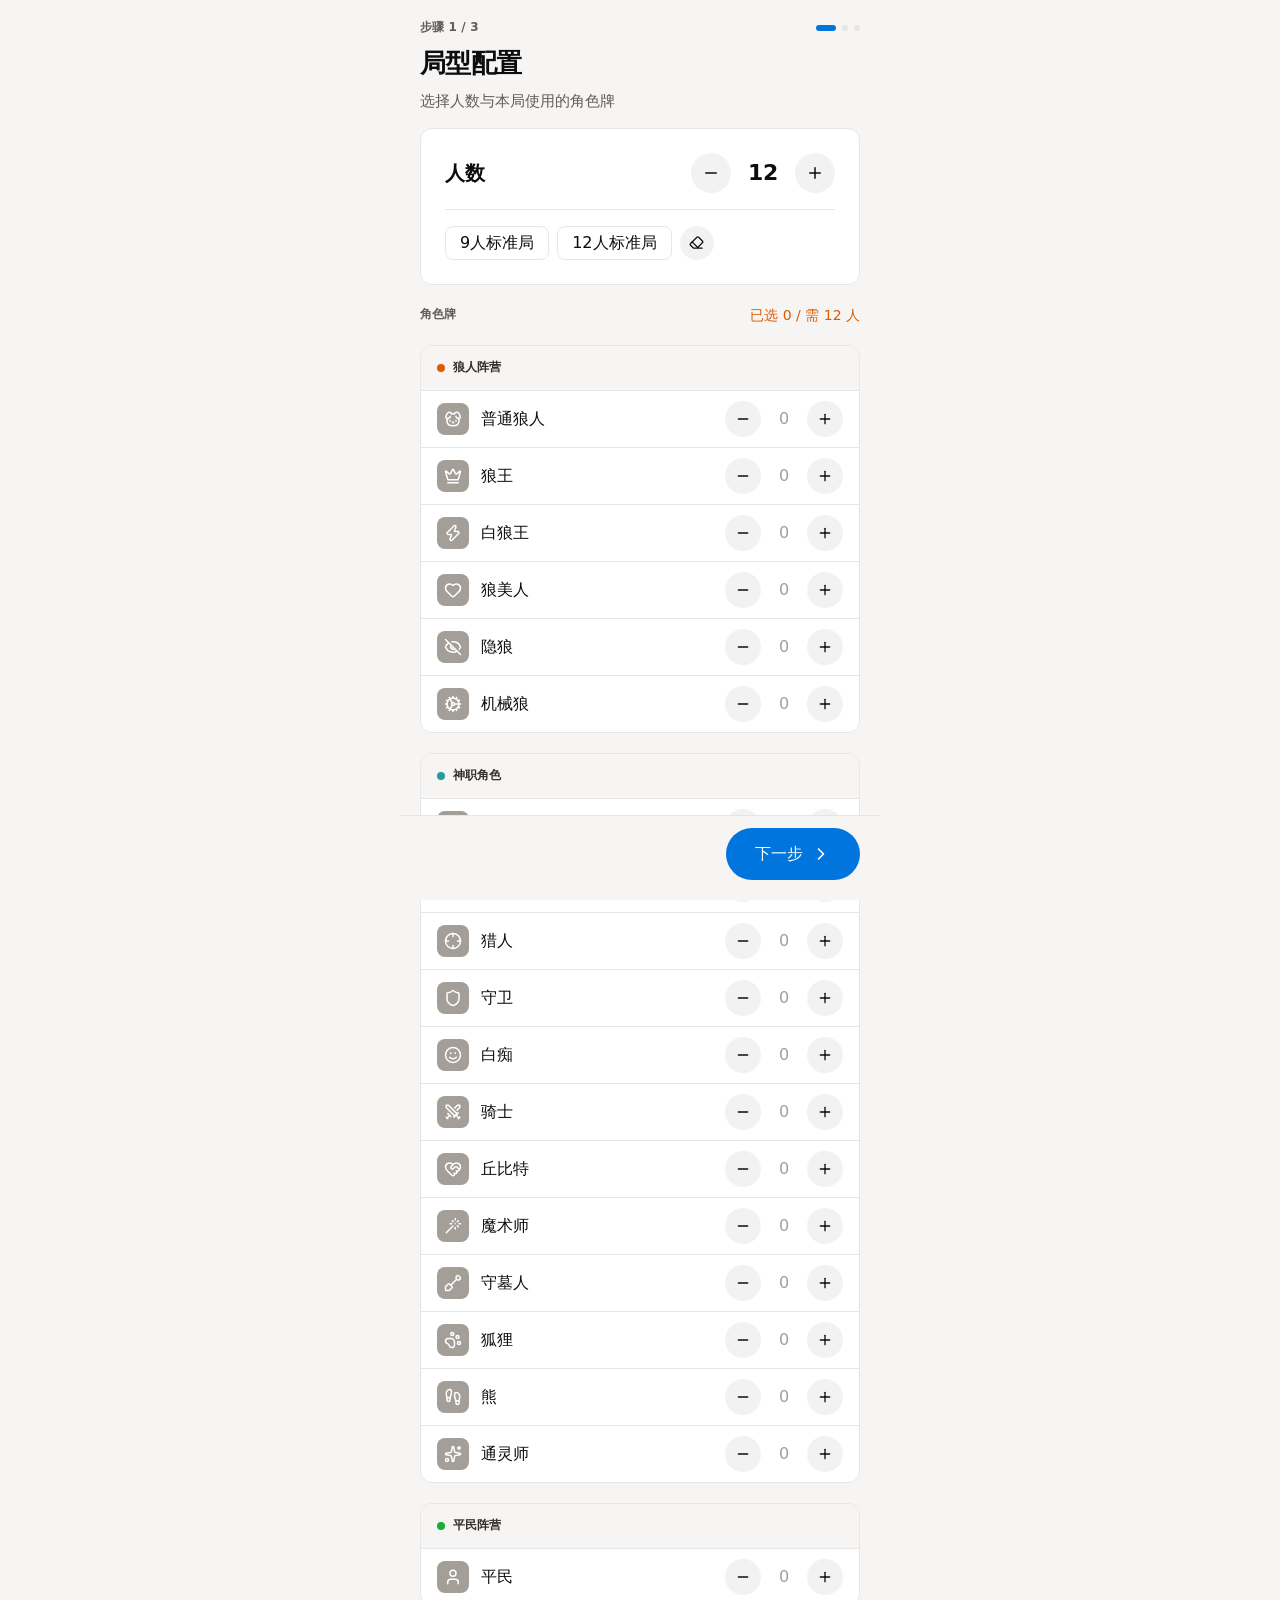
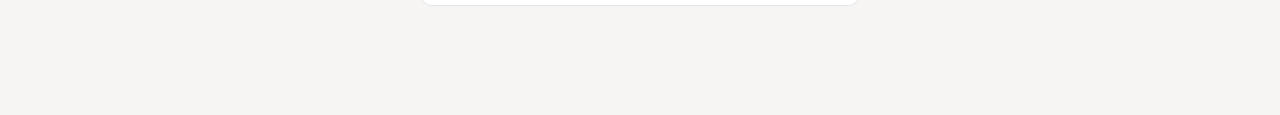
<file: index.html>
<!DOCTYPE html>
<html lang="zh-CN">
<head>
<meta charset="utf-8">
<meta name="viewport" content="width=device-width, initial-scale=1, maximum-scale=1, viewport-fit=cover">
<meta name="theme-color" content="#f6f5f4">
<title>狼人杀法官助手</title>
<link rel="manifest" href="./manifest.json">
<link rel="stylesheet" href="./style.css">
</head>
<body>

<!-- ══════════════════════════════════════════════════════════════════
     SPEC §12.5 — 图标 sprite，内容与 icons.svg 保持同步
     ══════════════════════════════════════════════════════════════════ -->
<div id="icon-sprite" hidden>
<!--
  icons.svg — 图标 sprite（<symbol> + <use>）
  SPEC §12.5

  字形取自 Lucide（lucide-static v1.33.0，ISC 许可），内联进本仓库。
  设计稿从 unpkg 运行时加载 Lucide；本应用为 cache-first 离线 PWA，因此改为
  内联 —— 视觉一致，且不引入外部网络依赖、不受上游版本漂移影响（issue #36）。

  符号 ID 命名的是「角色」而非「字形」（icon-wolf 而非 icon-dog）：
  roles.js 的 icon 字段因此无需随换图改动，日后重选字形只改本文件一处。

  描边属性统一由 style.css 的 .icon 类提供，符号内不重复声明。
-->
<svg xmlns="http://www.w3.org/2000/svg" style="display:none">

  <!-- ── 角色 ── -->
  <symbol id="icon-wolf" viewBox="0 0 24 24"><!-- lucide: dog -->
    <path d="M11.25 16.25h1.5L12 17z" />
    <path d="M16 14v.5" />
    <path d="M4.42 11.247A13.152 13.152 0 0 0 4 14.556C4 18.728 7.582 21 12 21s8-2.272 8-6.444a11.702 11.702 0 0 0-.493-3.309" />
    <path d="M8 14v.5" />
    <path d="M8.5 8.5c-.384 1.05-1.083 2.028-2.344 2.5-1.931.722-3.576-.297-3.656-1-.113-.994 1.177-6.53 4-7 1.923-.321 3.651.845 3.651 2.235A7.497 7.497 0 0 1 14 5.277c0-1.39 1.844-2.598 3.767-2.277 2.823.47 4.113 6.006 4 7-.08.703-1.725 1.722-3.656 1-1.261-.472-1.855-1.45-2.239-2.5" />
  </symbol>
  <symbol id="icon-wolfking" viewBox="0 0 24 24"><!-- lucide: crown -->
    <path d="M11.562 3.266a.5.5 0 0 1 .876 0L15.39 8.87a1 1 0 0 0 1.516.294L21.183 5.5a.5.5 0 0 1 .798.519l-2.834 10.246a1 1 0 0 1-.956.734H5.81a1 1 0 0 1-.957-.734L2.02 6.02a.5.5 0 0 1 .798-.519l4.276 3.664a1 1 0 0 0 1.516-.294z" />
    <path d="M5 21h14" />
  </symbol>
  <symbol id="icon-whitewolfking" viewBox="0 0 24 24"><!-- lucide: zap -->
    <path d="M15.914 4a1.5 1.5 0 00-2.474-1.561l-9 9A1.5 1.5 0 005.5 14h4.002a.5.5 0 01.471.666L8.086 20a1.5 1.5 0 002.475 1.56l9-9A1.5 1.5 0 0018.5 10h-3.997a.5.5 0 01-.472-.667z" />
  </symbol>
  <symbol id="icon-wolfbeauty" viewBox="0 0 24 24"><!-- lucide: heart -->
    <path d="M2 9.5a5.5 5.5 0 0 1 9.591-3.676.56.56 0 0 0 .818 0A5.49 5.49 0 0 1 22 9.5c0 2.29-1.5 4-3 5.5l-5.492 5.313a2 2 0 0 1-3 .019L5 15c-1.5-1.5-3-3.2-3-5.5" />
  </symbol>
  <symbol id="icon-hiddenwolf" viewBox="0 0 24 24"><!-- lucide: eye-off -->
    <path d="M10.733 5.076a10.744 10.744 0 0 1 11.205 6.575 1 1 0 0 1 0 .696 10.747 10.747 0 0 1-1.444 2.49" />
    <path d="M14.084 14.158a3 3 0 0 1-4.242-4.242" />
    <path d="M17.479 17.499a10.75 10.75 0 0 1-15.417-5.151 1 1 0 0 1 0-.696 10.75 10.75 0 0 1 4.446-5.143" />
    <path d="m2 2 20 20" />
  </symbol>
  <symbol id="icon-mechwolf" viewBox="0 0 24 24"><!-- lucide: cog -->
    <path d="M11 10.27 7 3.34" />
    <path d="m11 13.73-4 6.93" />
    <path d="M12 22v-2" />
    <path d="M12 2v2" />
    <path d="M14 12h8" />
    <path d="m17 20.66-1-1.73" />
    <path d="m17 3.34-1 1.73" />
    <path d="M2 12h2" />
    <path d="m20.66 17-1.73-1" />
    <path d="m20.66 7-1.73 1" />
    <path d="m3.34 17 1.73-1" />
    <path d="m3.34 7 1.73 1" />
    <circle cx="12" cy="12" r="2" />
    <circle cx="12" cy="12" r="8" />
  </symbol>
  <symbol id="icon-seer" viewBox="0 0 24 24"><!-- lucide: eye -->
    <path d="M2.062 12.348a1 1 0 0 1 0-.696 10.75 10.75 0 0 1 19.876 0 1 1 0 0 1 0 .696 10.75 10.75 0 0 1-19.876 0" />
    <circle cx="12" cy="12" r="3" />
  </symbol>
  <symbol id="icon-witch" viewBox="0 0 24 24"><!-- lucide: flask-conical -->
    <path d="M14 2v6a2 2 0 0 0 .245.96l5.51 10.08A2 2 0 0 1 18 22H6a2 2 0 0 1-1.755-2.96l5.51-10.08A2 2 0 0 0 10 8V2" />
    <path d="M6.453 15h11.094" />
    <path d="M8.5 2h7" />
  </symbol>
  <symbol id="icon-hunter" viewBox="0 0 24 24"><!-- lucide: crosshair -->
    <circle cx="12" cy="12" r="10" />
    <line x1="22" x2="18" y1="12" y2="12" />
    <line x1="6" x2="2" y1="12" y2="12" />
    <line x1="12" x2="12" y1="6" y2="2" />
    <line x1="12" x2="12" y1="22" y2="18" />
  </symbol>
  <symbol id="icon-guard" viewBox="0 0 24 24"><!-- lucide: shield -->
    <path d="M20 13c0 5-3.5 7.5-7.66 8.95a1 1 0 0 1-.67-.01C7.5 20.5 4 18 4 13V6a1 1 0 0 1 1-1c2 0 4.5-1.2 6.24-2.72a1.17 1.17 0 0 1 1.52 0C14.51 3.81 17 5 19 5a1 1 0 0 1 1 1z" />
  </symbol>
  <symbol id="icon-idiot" viewBox="0 0 24 24"><!-- lucide: smile -->
    <path d="M15 10V9" />
    <path d="M16.472 15a6 6 0 01-8.943 0" />
    <path d="M9 10V9" />
    <circle cx="12" cy="12" r="10" />
  </symbol>
  <symbol id="icon-knight" viewBox="0 0 24 24"><!-- lucide: swords -->
    <polyline points="14.5 17.5 3 6 3 3 6 3 17.5 14.5" />
    <line x1="13" x2="19" y1="19" y2="13" />
    <line x1="16" x2="20" y1="16" y2="20" />
    <line x1="19" x2="21" y1="21" y2="19" />
    <polyline points="14.5 6.5 18 3 21 3 21 6 17.5 9.5" />
    <line x1="5" x2="9" y1="14" y2="18" />
    <line x1="7" x2="4" y1="17" y2="20" />
    <line x1="3" x2="5" y1="19" y2="21" />
  </symbol>
  <symbol id="icon-cupid" viewBox="0 0 24 24"><!-- lucide: heart-handshake -->
    <path d="M19.414 14.414C21 12.828 22 11.5 22 9.5a5.5 5.5 0 0 0-9.591-3.676.6.6 0 0 1-.818.001A5.5 5.5 0 0 0 2 9.5c0 2.3 1.5 4 3 5.5l5.535 5.362a2 2 0 0 0 2.879.052 2.12 2.12 0 0 0-.004-3 2.124 2.124 0 1 0 3-3 2.124 2.124 0 0 0 3.004 0 2 2 0 0 0 0-2.828l-1.881-1.882a2.41 2.41 0 0 0-3.409 0l-1.71 1.71a2 2 0 0 1-2.828 0 2 2 0 0 1 0-2.828l2.823-2.762" />
  </symbol>
  <symbol id="icon-magician" viewBox="0 0 24 24"><!-- lucide: wand -->
    <path d="M15 4V2" />
    <path d="M15 16v-2" />
    <path d="M8 9h2" />
    <path d="M20 9h2" />
    <path d="M17.8 11.8 19 13" />
    <path d="M15 9h.01" />
    <path d="M17.8 6.2 19 5" />
    <path d="m3 21 9-9" />
    <path d="M12.2 6.2 11 5" />
  </symbol>
  <symbol id="icon-gravekeeper" viewBox="0 0 24 24"><!-- lucide: shovel -->
    <path d="M21.56 4.56a1.5 1.5 0 0 1 0 2.122l-.47.47a3 3 0 0 1-4.212-.03 3 3 0 0 1 0-4.243l.44-.44a1.5 1.5 0 0 1 2.121 0z" />
    <path d="M3 22a1 1 0 0 1-1-1v-3.586a1 1 0 0 1 .293-.707l3.355-3.355a1.205 1.205 0 0 1 1.704 0l3.296 3.296a1.205 1.205 0 0 1 0 1.704l-3.355 3.355a1 1 0 0 1-.707.293z" />
    <path d="m9 15 7.879-7.878" />
  </symbol>
  <symbol id="icon-fox" viewBox="0 0 24 24"><!-- lucide: paw-print -->
    <circle cx="11" cy="4" r="2" />
    <circle cx="18" cy="8" r="2" />
    <circle cx="20" cy="16" r="2" />
    <path d="M9 10a5 5 0 0 1 5 5v3.5a3.5 3.5 0 0 1-6.84 1.045Q6.52 17.48 4.46 16.84A3.5 3.5 0 0 1 5.5 10Z" />
  </symbol>
  <symbol id="icon-bear" viewBox="0 0 24 24"><!-- lucide: footprints -->
    <path d="M4 16v-2.38C4 11.5 2.97 10.5 3 8c.03-2.72 1.49-6 4.5-6C9.37 2 10 3.8 10 5.5c0 3.11-2 5.66-2 8.68V16a2 2 0 1 1-4 0Z" />
    <path d="M20 20v-2.38c0-2.12 1.03-3.12 1-5.62-.03-2.72-1.49-6-4.5-6C14.63 6 14 7.8 14 9.5c0 3.11 2 5.66 2 8.68V20a2 2 0 1 0 4 0Z" />
    <path d="M16 17h4" />
    <path d="M4 13h4" />
  </symbol>
  <symbol id="icon-psychic" viewBox="0 0 24 24"><!-- lucide: sparkles -->
    <path d="M11.017 2.814a1 1 0 0 1 1.966 0l1.051 5.558a2 2 0 0 0 1.594 1.594l5.558 1.051a1 1 0 0 1 0 1.966l-5.558 1.051a2 2 0 0 0-1.594 1.594l-1.051 5.558a1 1 0 0 1-1.966 0l-1.051-5.558a2 2 0 0 0-1.594-1.594l-5.558-1.051a1 1 0 0 1 0-1.966l5.558-1.051a2 2 0 0 0 1.594-1.594z" />
    <path d="M20 2v4" />
    <path d="M22 4h-4" />
    <circle cx="4" cy="20" r="2" />
  </symbol>
  <symbol id="icon-villager" viewBox="0 0 24 24"><!-- lucide: user -->
    <path d="M19 21v-2a4 4 0 0 0-4-4H9a4 4 0 0 0-4 4v2" />
    <circle cx="12" cy="7" r="4" />
  </symbol>
  <symbol id="icon-lover" viewBox="0 0 24 24"><!-- lucide: heart -->
    <path d="M2 9.5a5.5 5.5 0 0 1 9.591-3.676.56.56 0 0 0 .818 0A5.49 5.49 0 0 1 22 9.5c0 2.29-1.5 4-3 5.5l-5.492 5.313a2 2 0 0 1-3 .019L5 15c-1.5-1.5-3-3.2-3-5.5" />
  </symbol>

  <!-- ── 界面 ── -->
  <symbol id="icon-check" viewBox="0 0 24 24">
    <path d="M20 6 9 17l-5-5" />
  </symbol>
  <symbol id="icon-chevron-down" viewBox="0 0 24 24">
    <path d="m6 9 6 6 6-6" />
  </symbol>
  <symbol id="icon-chevron-left" viewBox="0 0 24 24">
    <path d="m15 18-6-6 6-6" />
  </symbol>
  <symbol id="icon-chevron-right" viewBox="0 0 24 24">
    <path d="m9 18 6-6-6-6" />
  </symbol>
  <symbol id="icon-chevron-up" viewBox="0 0 24 24">
    <path d="m18 15-6-6-6 6" />
  </symbol>
  <symbol id="icon-crosshair" viewBox="0 0 24 24">
    <circle cx="12" cy="12" r="10" />
    <line x1="22" x2="18" y1="12" y2="12" />
    <line x1="6" x2="2" y1="12" y2="12" />
    <line x1="12" x2="12" y1="6" y2="2" />
    <line x1="12" x2="12" y1="22" y2="18" />
  </symbol>
  <symbol id="icon-eraser" viewBox="0 0 24 24">
    <path d="M21 21H8a2 2 0 0 1-1.42-.587l-3.994-3.999a2 2 0 0 1 0-2.828l10-10a2 2 0 0 1 2.829 0l5.999 6a2 2 0 0 1 0 2.828L12.834 21" />
    <path d="m5.082 11.09 8.828 8.828" />
  </symbol>
  <symbol id="icon-flag" viewBox="0 0 24 24">
    <path d="M4 22V4a1 1 0 0 1 .4-.8A6 6 0 0 1 8 2c3 0 5 2 7.333 2q2 0 3.067-.8A1 1 0 0 1 20 4v10a1 1 0 0 1-.4.8A6 6 0 0 1 16 16c-3 0-5-2-8-2a6 6 0 0 0-4 1.528" />
  </symbol>
  <symbol id="icon-grip-vertical" viewBox="0 0 24 24">
    <circle cx="9" cy="12" r="1" />
    <circle cx="9" cy="5" r="1" />
    <circle cx="9" cy="19" r="1" />
    <circle cx="15" cy="12" r="1" />
    <circle cx="15" cy="5" r="1" />
    <circle cx="15" cy="19" r="1" />
  </symbol>
  <symbol id="icon-heart-pulse" viewBox="0 0 24 24">
    <path d="M2 9.5a5.5 5.5 0 0 1 9.591-3.676.56.56 0 0 0 .818 0A5.49 5.49 0 0 1 22 9.5c0 2.29-1.5 4-3 5.5l-5.492 5.313a2 2 0 0 1-3 .019L5 15c-1.5-1.5-3-3.2-3-5.5" />
    <path d="M3.22 13H9.5l.5-1 2 4.5 2-7 1.5 3.5h5.27" />
  </symbol>
  <symbol id="icon-minus" viewBox="0 0 24 24">
    <path d="M5 12h14" />
  </symbol>
  <symbol id="icon-moon" viewBox="0 0 24 24">
    <path d="M20.985 12.486a9 9 0 1 1-9.473-9.472c.405-.022.617.46.402.803a6 6 0 0 0 8.268 8.268c.344-.215.825-.004.803.401" />
  </symbol>
  <symbol id="icon-pause" viewBox="0 0 24 24">
    <rect x="14" y="3" width="5" height="18" rx="1" />
    <rect x="5" y="3" width="5" height="18" rx="1" />
  </symbol>
  <symbol id="icon-pencil" viewBox="0 0 24 24">
    <path d="M21.174 6.812a1 1 0 0 0-3.986-3.987L3.842 16.174a2 2 0 0 0-.5.83l-1.321 4.352a.5.5 0 0 0 .623.622l4.353-1.32a2 2 0 0 0 .83-.497z" />
    <path d="m15 5 4 4" />
  </symbol>
  <symbol id="icon-play" viewBox="0 0 24 24">
    <path d="M5 5a2 2 0 0 1 3.008-1.728l11.997 6.998a2 2 0 0 1 .003 3.458l-12 7A2 2 0 0 1 5 19z" />
  </symbol>
  <symbol id="icon-plus" viewBox="0 0 24 24">
    <path d="M5 12h14" />
    <path d="M12 5v14" />
  </symbol>
  <symbol id="icon-rotate-ccw" viewBox="0 0 24 24">
    <path d="M3 12a9 9 0 1 0 9-9 9.75 9.75 0 0 0-6.74 2.74L3 8" />
    <path d="M3 3v5h5" />
  </symbol>
  <symbol id="icon-scroll-text" viewBox="0 0 24 24">
    <path d="M15 12h-5" />
    <path d="M15 8h-5" />
    <path d="M19 17V5a2 2 0 0 0-2-2H4" />
    <path d="M8 21h12a2 2 0 0 0 2-2v-1a1 1 0 0 0-1-1H11a1 1 0 0 0-1 1v1a2 2 0 1 1-4 0V5a2 2 0 1 0-4 0v2a1 1 0 0 0 1 1h3" />
  </symbol>
  <symbol id="icon-shuffle" viewBox="0 0 24 24">
    <path d="m18 14 4 4-4 4" />
    <path d="m18 2 4 4-4 4" />
    <path d="M2 18h1.973a4 4 0 0 0 3.3-1.7l5.454-8.6a4 4 0 0 1 3.3-1.7H22" />
    <path d="M2 6h1.972a4 4 0 0 1 3.6 2.2" />
    <path d="M22 18h-6.041a4 4 0 0 1-3.3-1.8l-.359-.45" />
  </symbol>
  <symbol id="icon-skip-forward" viewBox="0 0 24 24">
    <path d="M21 4v16" />
    <path d="M6.029 4.285A2 2 0 0 0 3 6v12a2 2 0 0 0 3.029 1.715l9.997-5.998a2 2 0 0 0 .003-3.432z" />
  </symbol>
  <symbol id="icon-sparkles" viewBox="0 0 24 24">
    <path d="M11.017 2.814a1 1 0 0 1 1.966 0l1.051 5.558a2 2 0 0 0 1.594 1.594l5.558 1.051a1 1 0 0 1 0 1.966l-5.558 1.051a2 2 0 0 0-1.594 1.594l-1.051 5.558a1 1 0 0 1-1.966 0l-1.051-5.558a2 2 0 0 0-1.594-1.594l-5.558-1.051a1 1 0 0 1 0-1.966l5.558-1.051a2 2 0 0 0 1.594-1.594z" />
    <path d="M20 2v4" />
    <path d="M22 4h-4" />
    <circle cx="4" cy="20" r="2" />
  </symbol>
  <symbol id="icon-sun" viewBox="0 0 24 24">
    <circle cx="12" cy="12" r="4" />
    <path d="M12 2v2" />
    <path d="M12 20v2" />
    <path d="m4.93 4.93 1.41 1.41" />
    <path d="m17.66 17.66 1.41 1.41" />
    <path d="M2 12h2" />
    <path d="M20 12h2" />
    <path d="m6.34 17.66-1.41 1.41" />
    <path d="m19.07 4.93-1.41 1.41" />
  </symbol>
  <symbol id="icon-sunrise" viewBox="0 0 24 24">
    <path d="M12 2v8" />
    <path d="m4.93 10.93 1.41 1.41" />
    <path d="M2 18h2" />
    <path d="M20 18h2" />
    <path d="m19.07 10.93-1.41 1.41" />
    <path d="M22 22H2" />
    <path d="m8 6 4-4 4 4" />
    <path d="M16 18a4 4 0 0 0-8 0" />
  </symbol>
  <symbol id="icon-trash-2" viewBox="0 0 24 24">
    <path d="M10 11v6" />
    <path d="M14 11v6" />
    <path d="M19 6v14a2 2 0 0 1-2 2H7a2 2 0 0 1-2-2V6" />
    <path d="M3 6h18" />
    <path d="M8 6V4a2 2 0 0 1 2-2h4a2 2 0 0 1 2 2v2" />
  </symbol>
  <symbol id="icon-triangle-alert" viewBox="0 0 24 24">
    <path d="m21.73 18-8-14a2 2 0 0 0-3.48 0l-8 14A2 2 0 0 0 4 21h16a2 2 0 0 0 1.73-3" />
    <path d="M12 9v4" />
    <path d="M12 17h.01" />
  </symbol>
  <symbol id="icon-undo-2" viewBox="0 0 24 24">
    <path d="M9 14 4 9l5-5" />
    <path d="M4 9h10.5a5.5 5.5 0 0 1 5.5 5.5a5.5 5.5 0 0 1-5.5 5.5H11" />
  </symbol>
  <symbol id="icon-user" viewBox="0 0 24 24">
    <path d="M19 21v-2a4 4 0 0 0-4-4H9a4 4 0 0 0-4 4v2" />
    <circle cx="12" cy="7" r="4" />
  </symbol>
  <symbol id="icon-x" viewBox="0 0 24 24">
    <path d="M18 6 6 18" />
    <path d="m6 6 12 12" />
  </symbol>
</svg>
</div>

<div id="app" class="app-shell">

  <!-- ════════════════════════════════════════════════════════════════
       设置 Step 1 — 人数与角色牌配置          SPEC §4.1
       ════════════════════════════════════════════════════════════════ -->
  <section id="screen-setup1" class="screen" hidden>
    <!-- TODO: 未完成存档恢复横幅（内联，非弹窗）      SPEC §11.1 -->
    <!-- TODO: 标题区 -->
    <!-- TODO: 人数加减（6–20）+ 预设按钮（9人/12人/清空） -->
    <!-- TODO: 角色配置列表，按阵营分组：狼人 / 神职 / 平民 -->
    <!-- TODO: 已选 X / 需 N 人 计数标签（不禁用下一步） -->
    <!-- TODO: 下一步按钮 -->
  </section>

  <!-- ════════════════════════════════════════════════════════════════
       设置 Step 2 — 玩家名单                  SPEC §4.1
       ════════════════════════════════════════════════════════════════ -->
  <section id="screen-setup2" class="screen" hidden>
    <!-- TODO: 沿用上次名单 按钮                    SPEC §11.2 -->
    <!-- TODO: 座位行 = 座位号 + 拖拽把手 ⠿ + 姓名输入 -->
    <!-- TODO: 姓名池芯片（输入聚焦时展开）          SPEC §11.2 -->
    <!-- TODO: 清空已存姓名（长按 600ms）           SPEC §8.2 -->
    <!-- TODO: 上一步 / 下一步 -->
  </section>

  <!-- ════════════════════════════════════════════════════════════════
       设置 Step 3 — 夜晚顺序、计时、高级规则   SPEC §4.1 / §7
       ════════════════════════════════════════════════════════════════ -->
  <section id="screen-setup3" class="screen" hidden>
    <!-- TODO: 夜晚步骤拖拽排序（复用 Step 2 拖拽组件）+ 恢复默认 -->
    <!-- TODO: 计时默认值：白天讨论 / 夜晚行动 -->
    <!-- TODO: <details> 高级规则（默认折叠）        SPEC §7
               · 同守同救结果
               · 女巫自救
               · 守卫连守
               · 非常规死亡抑制开枪
               · 女巫同夜双药
               · 每日随机首发言
               · 提示音 -->
    <!-- TODO: 上一步 / 下一步 -->
  </section>

  <!-- ════════════════════════════════════════════════════════════════
       局内主界面                              SPEC §12.1
       固定：控制区 + 警告区 + 步骤区 ／ 仅玩家网格可滚动
       ════════════════════════════════════════════════════════════════ -->
  <section id="screen-game" class="screen" hidden>

    <header id="game-header" class="game-header">
      <!-- 第 N 晚/天 + 阵营计数条 狼x·神y·民z + 计时器（自由 / 发言两种模式）
           + 撤销 / 日志 / 长按结束                     SPEC §12.1 / §14 / §17 -->
    </header>

    <div id="win-banner" class="win-banner" hidden>
      <!-- 结束条件达成提示 + 长按结束                    SPEC §17 -->
    </div>

    <div id="alert-banner" class="alert-banner" hidden>
      <!-- TODO: 常驻警告横幅，需点击「知道了」确认      SPEC §10.2 -->
    </div>

    <div id="phase-panel" class="phase-panel">
      <!-- TODO: 夜晚 —— 当前步骤名 / 口播提示 / 信息答案 / 完成·跳过
                                                        SPEC §4.2 / §9 -->
      <!-- 白天 —— 死亡公布确认 / 触发队列 / 随机首发言横幅 / 骑士决斗 /
           白狼王自爆 / 狼人自爆 / 进入下一夜               SPEC §4.3 / §5.4 / §15 -->
    </div>

    <div id="player-grid" class="player-grid" data-columns="3">
      <!-- TODO: 玩家卡片；列数随人数自适应 3/4/5        SPEC §12.2 -->
      <!-- TODO: 阵亡卡片折叠至 ~42px -->
    </div>

    <div id="player-modal" class="player-modal" hidden>
      <!-- 玩家面板（模态）：存活状态 / 身份 / 技能 / 情侣   SPEC §8.1 / §8.3 -->
    </div>

  </section>

  <!-- ════════════════════════════════════════════════════════════════
       日志页（整页替换，非覆盖层）            SPEC §16
       ════════════════════════════════════════════════════════════════ -->
  <section id="screen-log" class="screen" hidden></section>

  <!-- ════════════════════════════════════════════════════════════════
       战报页                                  SPEC §4.4
       ════════════════════════════════════════════════════════════════ -->
  <section id="screen-report" class="screen" hidden>
    <!-- 胜方点选（好人胜 / 狼人胜 / 平局，不做自动判定）+ 完整名单（座位·姓名·
         身份·死因·死亡时间）+ 总时长 / 天数 + 完整日志 + 复制日志文本 / 开新局
         （长按）/ 返回                                  SPEC §4.4 / §17 -->
  </section>

  <!-- 先执行 + 撤销条：跨屏固定于视口底部，非某一屏内容的一部分，
       故置于 .screen 兄弟层级，不随屏幕切换被隐藏。SPEC §8.2 -->
  <div id="undo-bar" class="undo-bar" hidden></div>

</div>

<script type="module" src="./app.js"></script>
</body>
</html>
</file>
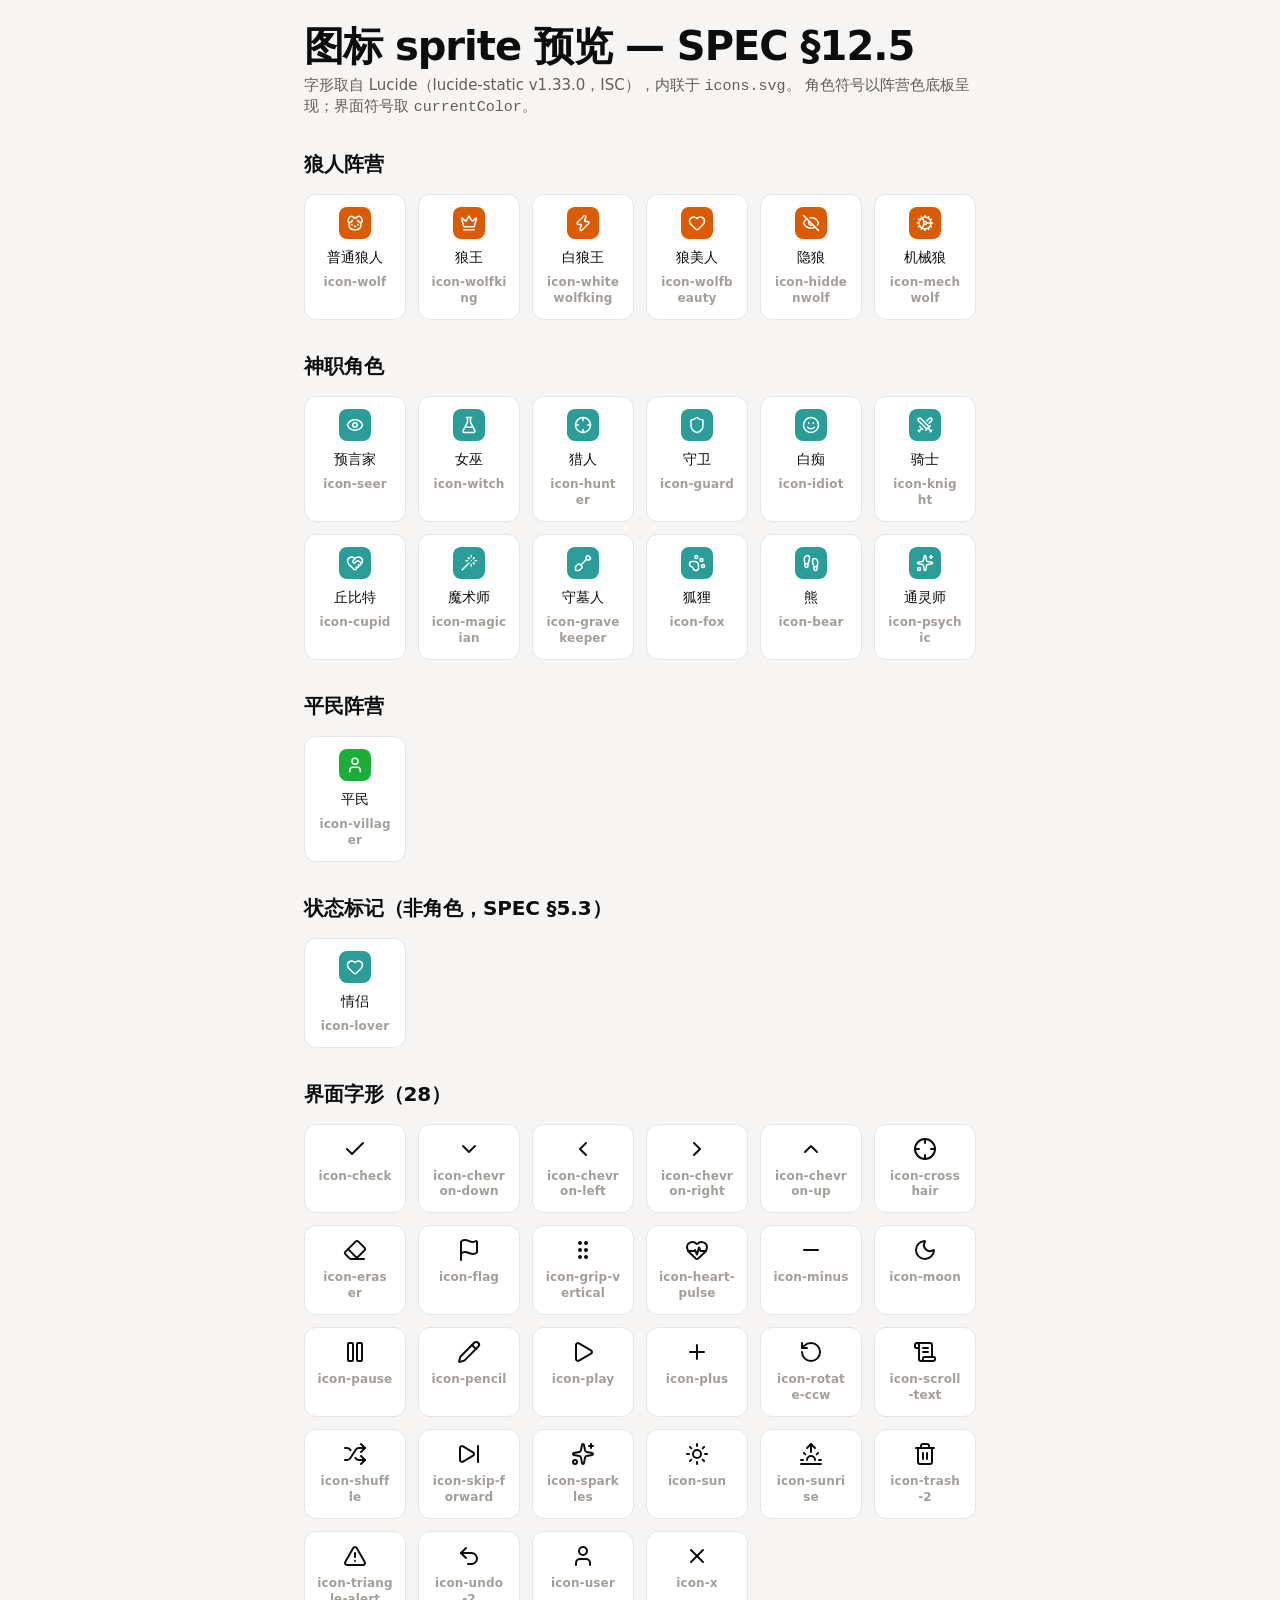
<file: components.html>
<!DOCTYPE html>
<html lang="zh-CN">
<head>
<meta charset="utf-8">
<meta name="viewport" content="width=device-width, initial-scale=1">
<title>组件预览 — 图标 sprite</title>
<link rel="stylesheet" href="./style.css">
<style>
  body {
    padding: var(--space-lg);
    max-width: 720px;
    margin: 0 auto;
  }
  .preview-header { margin-bottom: var(--space-lg); }
  .preview-note { font: var(--type-body-sm); color: var(--text-muted); margin-top: var(--space-xs); }
  .icon-group { margin-top: var(--space-xxl); }
  .icon-group h2 {
    font: var(--type-title);
    letter-spacing: var(--tracking-title);
    margin-bottom: var(--space-md);
  }
  .icon-grid {
    display: grid;
    grid-template-columns: repeat(auto-fill, minmax(96px, 1fr));
    gap: var(--space-sm);
  }
  .icon-card {
    display: flex;
    flex-direction: column;
    align-items: center;
    gap: var(--space-xs);
    padding: var(--space-sm);
    background: var(--surface-card);
    border: 1px solid var(--border-hairline);
    border-radius: var(--radius-card);
  }
  .icon-card .icon-name { font: var(--type-caption); text-align: center; }
  .icon-card .icon-id {
    font: var(--type-eyebrow);
    letter-spacing: var(--tracking-eyebrow);
    color: var(--text-faint);
    text-align: center;
    word-break: break-all;
  }
</style>
</head>
<body>

<div class="preview-header">
  <h1>图标 sprite 预览 — SPEC §12.5</h1>
  <p class="preview-note">
    字形取自 Lucide（lucide-static v1.33.0，ISC），内联于 <code>icons.svg</code>。
    角色符号以阵营色底板呈现；界面符号取 <code>currentColor</code>。
  </p>
</div>

<div id="icon-sprite" hidden></div>

<div id="groups"></div>

<script type="module">
import { ROLES, CAMP, CAMP_NAME } from './roles.js';

const CAMP_CLASS = { [CAMP.WOLF]: 'camp-wolf', [CAMP.GOD]: 'camp-god', [CAMP.CIV]: 'camp-civ' };

async function inlineSprite() {
  const res = await fetch('./icons.svg');
  document.getElementById('icon-sprite').innerHTML = await res.text();
}

/** 角色卡：阵营色底板 + 名称 + 符号 ID */
function roleCard(iconId, name, campClass) {
  const card = document.createElement('div');
  card.className = 'icon-card';
  card.innerHTML = `
    <span class="role-tile ${campClass}"><svg class="icon" aria-hidden="true"><use href="#${iconId}"></use></svg></span>
    <span class="icon-name">${name}</span>
    <span class="icon-id">${iconId}</span>
  `;
  return card;
}

/** 界面卡：裸字形，取 currentColor */
function uiCard(iconId) {
  const card = document.createElement('div');
  card.className = 'icon-card';
  card.innerHTML = `
    <svg class="icon icon-lg" aria-hidden="true"><use href="#${iconId}"></use></svg>
    <span class="icon-id">${iconId}</span>
  `;
  return card;
}

function group(title, cards) {
  const el = document.createElement('div');
  el.className = 'icon-group';
  el.innerHTML = `<h2>${title}</h2>`;
  const grid = document.createElement('div');
  grid.className = 'icon-grid';
  for (const c of cards) grid.appendChild(c);
  el.appendChild(grid);
  document.getElementById('groups').appendChild(el);
}

function render() {
  for (const camp of [CAMP.WOLF, CAMP.GOD, CAMP.CIV]) {
    group(CAMP_NAME[camp], ROLES.filter(r => r.camp === camp)
      .map(r => roleCard(r.icon, r.name, CAMP_CLASS[camp])));
  }

  group('状态标记（非角色，SPEC §5.3）', [roleCard('icon-lover', '情侣', 'camp-god')]);

  // 界面字形：直接读 sprite，凡不属于角色的符号都列出，避免手工清单与 sprite 脱节
  const roleIds = new Set([...ROLES.map(r => r.icon), 'icon-lover']);
  const uiIds = [...document.querySelectorAll('#icon-sprite symbol')]
    .map(s => s.id)
    .filter(id => !roleIds.has(id))
    .sort();
  group(`界面字形（${uiIds.length}）`, uiIds.map(uiCard));
}

await inlineSprite();
render();
</script>

</body>
</html>
</file>
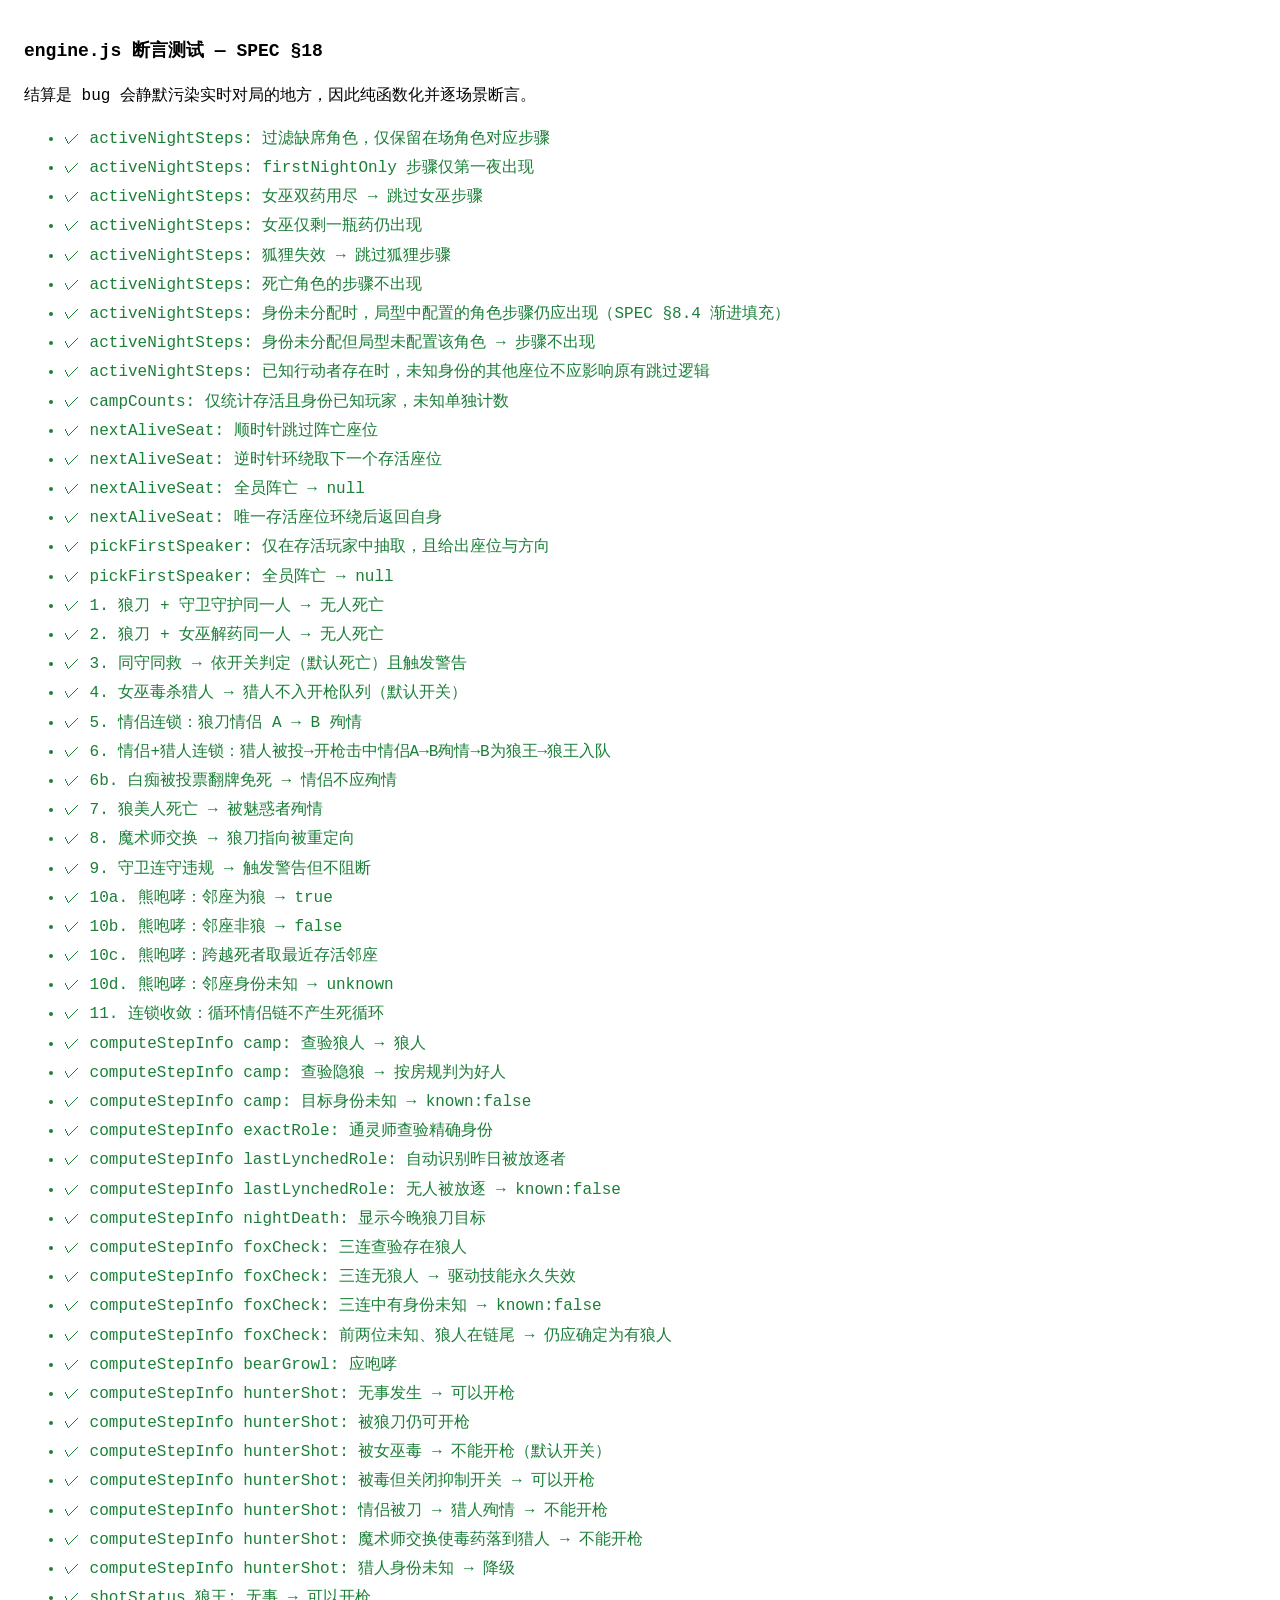
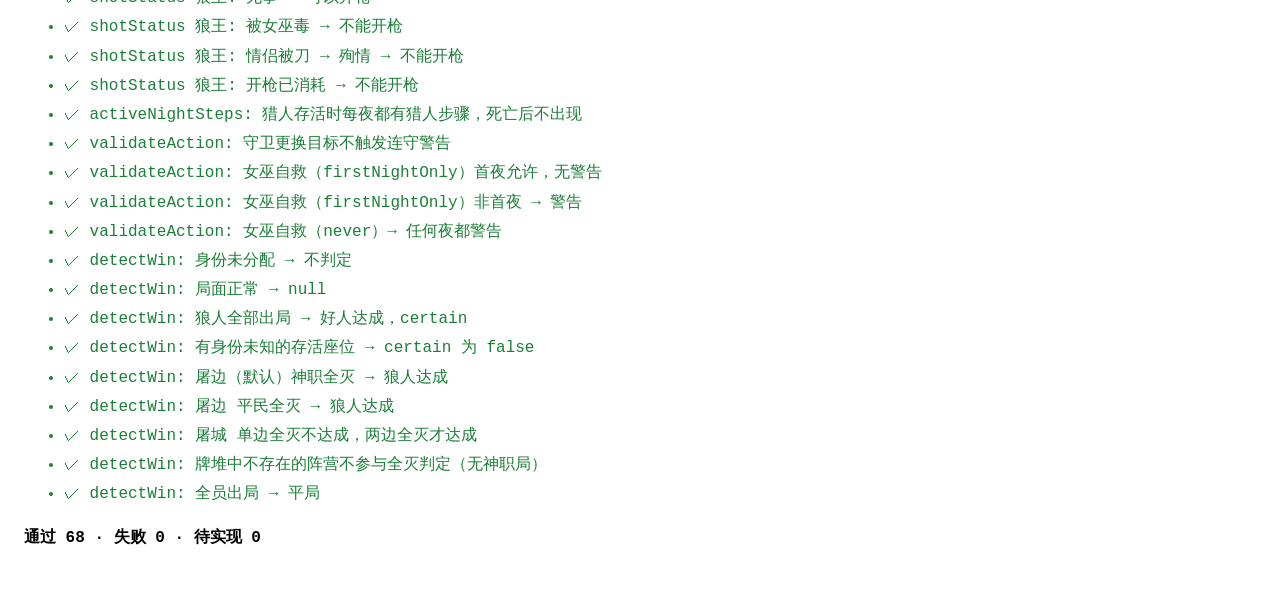
<file: test.html>
<!DOCTYPE html>
<html lang="zh-CN">
<head>
<meta charset="utf-8">
<meta name="viewport" content="width=device-width, initial-scale=1">
<title>engine.js 测试</title>
<style>
  body { font-family: ui-monospace, SFMono-Regular, Menlo, monospace; padding: 16px; line-height: 1.7; }
  .pass { color: #1a7f37; }
  .fail { color: #cf222e; font-weight: 700; }
  .pending { color: #9a6700; }
  h1 { font-size: 18px; }
  li { margin-bottom: 2px; }
</style>
</head>
<body>

<h1>engine.js 断言测试 — SPEC §18</h1>
<p>结算是 bug 会静默污染实时对局的地方，因此纯函数化并逐场景断言。</p>
<ul id="results"></ul>

<script type="module">
import {
  resolveDawn, buildTriggerQueue, cascadeDeaths, computeStepInfo,
  bearGrowls, validateAction, activeNightSteps, campCounts, detectWin,
  pickFirstSpeaker, nextAliveSeat, shotStatus,
} from './engine.js';
import {
  ROLE_MAP, DEFAULT_NIGHT_ORDER, DEFAULT_RULES, DEFAULT_SETTINGS,
} from './roles.js';

// ── 极简测试框架 ──────────────────────────────────────────────────
const results = document.getElementById('results');
let passed = 0, failed = 0, pending = 0;

function test(name, fn) {
  const li = document.createElement('li');
  try {
    fn();
    li.className = 'pass';
    li.textContent = `✓ ${name}`;
    passed++;
  } catch (e) {
    if (e.message === '未实现' || e.message === 'PENDING') {
      li.className = 'pending';
      li.textContent = `… ${name} — 待实现`;
      pending++;
    } else {
      li.className = 'fail';
      li.textContent = `✗ ${name} — ${e.message}`;
      failed++;
    }
  }
  results.appendChild(li);
}

function assert(cond, msg) {
  if (!cond) throw new Error(msg || '断言失败');
}

function assertDeaths(actual, expected) {
  const norm = a => a.map(d => `${d.seat}:${d.reason}`).sort().join(', ');
  assert(norm(actual) === norm(expected),
    `期望 [${norm(expected)}]，实际 [${norm(actual)}]`);
}

// ── 夹具 ──────────────────────────────────────────────────────────
/**
 * 简洁构造任意局面。
 *
 * @param {Object}   [opts]
 * @param {number}   [opts.playerCount=9]
 * @param {Object.<number,string>} [opts.roles]     seat → roleId
 * @param {Object.<number,boolean>} [opts.alive]    seat → 存活（默认全存活）
 * @param {Array<[number,number]>} [opts.lovers]    情侣座位对（互相连线）
 * @param {Object.<number,number>} [opts.charmed]   seat(被魅惑者) → seat(狼美人)
 * @param {Object.<number,Object>} [opts.players]   seat → 任意 Player 字段覆盖（含 skills/flags 浅合并）
 * @param {...*}     [opts.*]  其余字段直接覆盖 GameState 顶层键（day, phase, nightOrder, rules, nightActions, ...）
 */
function makeState(opts = {}) {
  const playerCount = opts.playerCount ?? 9;

  const players = [];
  for (let seat = 1; seat <= playerCount; seat++) {
    const roleId = opts.roles?.[seat] ?? null;
    const role = roleId ? ROLE_MAP[roleId] : null;
    const skills = {};
    for (const key of role?.skills ?? []) skills[key] = true;

    players.push({
      seat,
      name: '',
      roleId,
      effectiveRoleId: roleId,
      alive: true,
      deathReason: null,
      deathDay: null,
      deathPhase: null,
      loverSeat: null,
      charmedBySeat: null,
      isSheriff: false,
      skills,
      flags: { idiotRevealed: false, foxDisabled: false },
    });
  }

  for (const [seat, alive] of Object.entries(opts.alive ?? {})) {
    players[Number(seat) - 1].alive = alive;
  }

  for (const [a, b] of opts.lovers ?? []) {
    players[a - 1].loverSeat = b;
    players[b - 1].loverSeat = a;
  }

  for (const [seat, bySeat] of Object.entries(opts.charmed ?? {})) {
    players[Number(seat) - 1].charmedBySeat = bySeat;
  }

  for (const [seat, patch] of Object.entries(opts.players ?? {})) {
    const p = players[Number(seat) - 1];
    Object.assign(p, patch, {
      skills: { ...p.skills, ...(patch.skills ?? {}) },
      flags: { ...p.flags, ...(patch.flags ?? {}) },
    });
  }

  return {
    version: 1,
    screen: 'game',
    playerCount,
    roleCounts: opts.roleCounts ?? {},
    players,
    nightOrder: opts.nightOrder ?? DEFAULT_NIGHT_ORDER.slice(),
    rules: { ...DEFAULT_RULES, ...(opts.rules ?? {}) },
    settings: { ...DEFAULT_SETTINGS, ...(opts.settings ?? {}) },
    day: opts.day ?? 1,
    phase: opts.phase ?? 'night',
    stepIndex: opts.stepIndex ?? 0,
    nightActions: opts.nightActions ?? {},
    lastGuardTarget: opts.lastGuardTarget ?? null,
    pendingDeaths: opts.pendingDeaths ?? [],
    triggerQueue: opts.triggerQueue ?? [],
    timer: opts.timer ?? {
      mode: 'free', endsAt: null, pausedRemaining: null,
      running: false, speechSeat: null, speechDirection: 1,
    },
    log: opts.log ?? [],
    history: opts.history ?? [],
    alert: opts.alert ?? null,
  };
}

// ── 基础纯函数（不依赖结算，issue #3 范围）──────────────────────────

test('activeNightSteps: 过滤缺席角色，仅保留在场角色对应步骤', () => {
  const state = makeState({
    playerCount: 4,
    roles: { 1: 'seer', 2: 'villager', 3: 'villager', 4: 'villager' },
    nightOrder: ['cupid', 'guard', 'wolfkill', 'seer'],
  });
  const steps = activeNightSteps(state);
  assert(JSON.stringify(steps) === JSON.stringify(['seer']),
    `期望 ["seer"]，实际 ${JSON.stringify(steps)}`);
});

test('activeNightSteps: firstNightOnly 步骤仅第一夜出现', () => {
  const base = { playerCount: 2, roles: { 1: 'cupid', 2: 'villager' }, nightOrder: ['cupid'] };
  const night1 = makeState({ ...base, day: 1 });
  const night2 = makeState({ ...base, day: 2 });
  assert(activeNightSteps(night1).includes('cupid'), '第一夜应包含 cupid');
  assert(!activeNightSteps(night2).includes('cupid'), '第二夜不应包含 cupid');
});

test('activeNightSteps: 女巫双药用尽 → 跳过女巫步骤', () => {
  const state = makeState({
    playerCount: 2,
    roles: { 1: 'witch', 2: 'villager' },
    nightOrder: ['witch'],
    players: { 1: { skills: { antidote: false, poison: false } } },
  });
  assert(activeNightSteps(state).length === 0, '双药用尽应跳过女巫步骤');
});

test('activeNightSteps: 女巫仅剩一瓶药仍出现', () => {
  const state = makeState({
    playerCount: 2,
    roles: { 1: 'witch', 2: 'villager' },
    nightOrder: ['witch'],
    players: { 1: { skills: { antidote: false, poison: true } } },
  });
  assert(activeNightSteps(state).includes('witch'), '仍有一瓶药时女巫步骤应保留');
});

test('activeNightSteps: 狐狸失效 → 跳过狐狸步骤', () => {
  const state = makeState({
    playerCount: 2,
    roles: { 1: 'fox', 2: 'villager' },
    nightOrder: ['fox'],
    players: { 1: { flags: { foxDisabled: true } } },
  });
  assert(activeNightSteps(state).length === 0, '狐狸失效应跳过该步骤');
});

test('activeNightSteps: 死亡角色的步骤不出现', () => {
  const state = makeState({
    playerCount: 2,
    roles: { 1: 'seer', 2: 'villager' },
    alive: { 1: false },
    nightOrder: ['seer'],
  });
  assert(activeNightSteps(state).length === 0, '预言家已死不应出现查验步骤');
});

test('activeNightSteps: 身份未分配时，局型中配置的角色步骤仍应出现（SPEC §8.4 渐进填充）', () => {
  const state = makeState({
    playerCount: 3,
    roles: {}, // 全员未知身份
    roleCounts: { witch: 1, seer: 1, villager: 1 },
    nightOrder: ['witch', 'seer'],
  });
  const steps = activeNightSteps(state);
  assert(steps.includes('witch'), `身份未分配时女巫步骤应保留，实际 ${JSON.stringify(steps)}`);
  assert(steps.includes('seer'), `身份未分配时预言家步骤应保留，实际 ${JSON.stringify(steps)}`);
});

test('activeNightSteps: 身份未分配但局型未配置该角色 → 步骤不出现', () => {
  const state = makeState({
    playerCount: 3,
    roles: {},
    roleCounts: { seer: 1, villager: 2 }, // 未配置女巫
    nightOrder: ['witch', 'seer'],
  });
  const steps = activeNightSteps(state);
  assert(!steps.includes('witch'), `局型未配置女巫时不应出现该步骤，实际 ${JSON.stringify(steps)}`);
  assert(steps.includes('seer'), `局型配置的预言家步骤应保留，实际 ${JSON.stringify(steps)}`);
});

test('activeNightSteps: 已知行动者存在时，未知身份的其他座位不应影响原有跳过逻辑', () => {
  const state = makeState({
    playerCount: 3,
    roles: { 1: 'witch' }, // 座位2、3 未知
    roleCounts: { witch: 1, villager: 2 },
    nightOrder: ['witch'],
    players: { 1: { skills: { antidote: false, poison: false } } },
  });
  assert(activeNightSteps(state).length === 0, '已知女巫双药用尽时，仍应跳过步骤，不受未知座位影响');
});

test('campCounts: 仅统计存活且身份已知玩家，未知单独计数', () => {
  const state = makeState({
    playerCount: 5,
    roles: { 1: 'wolf', 2: 'seer', 3: 'villager', 4: 'wolf' },
    alive: { 4: false }, // 座位4已死，不计入
    // 座位5 无角色 → 未知
  });
  const counts = campCounts(state);
  assert(counts.wolf === 1, `wolf 应为1，实际 ${counts.wolf}`);
  assert(counts.god === 1, `god 应为1，实际 ${counts.god}`);
  assert(counts.civ === 1, `civ 应为1，实际 ${counts.civ}`);
  assert(counts.unknown === 1, `unknown 应为1，实际 ${counts.unknown}`);
});

test('nextAliveSeat: 顺时针跳过阵亡座位', () => {
  const state = makeState({ playerCount: 6, alive: { 2: false, 3: false } });
  const seat = nextAliveSeat(state, 1, 1);
  assert(seat === 4, `期望4号，实际 ${seat}`);
});

test('nextAliveSeat: 逆时针环绕取下一个存活座位', () => {
  const state = makeState({ playerCount: 6, alive: { 6: false, 5: false } });
  const seat = nextAliveSeat(state, 1, -1);
  assert(seat === 4, `期望4号，实际 ${seat}`);
});

test('nextAliveSeat: 全员阵亡 → null', () => {
  const alive = {};
  for (let i = 1; i <= 6; i++) alive[i] = false;
  const state = makeState({ playerCount: 6, alive });
  assert(nextAliveSeat(state, 1, 1) === null, '全员阵亡应返回 null');
});

test('nextAliveSeat: 唯一存活座位环绕后返回自身', () => {
  const alive = {};
  for (let i = 1; i <= 6; i++) alive[i] = (i === 3);
  const state = makeState({ playerCount: 6, alive });
  assert(nextAliveSeat(state, 3, 1) === 3, '唯一存活座位应返回自身');
});

test('pickFirstSpeaker: 仅在存活玩家中抽取，且给出座位与方向', () => {
  const state = makeState({ playerCount: 6, alive: { 2: false, 4: false, 6: false } });
  for (let i = 0; i < 50; i++) {
    const { seat, direction } = pickFirstSpeaker(state);
    assert([1, 3, 5].includes(seat), `抽到了阵亡座位 ${seat}`);
    assert(direction === 1 || direction === -1, `方向异常: ${direction}`);
  }
});

test('pickFirstSpeaker: 全员阵亡 → null', () => {
  const alive = {};
  for (let i = 1; i <= 4; i++) alive[i] = false;
  const state = makeState({ playerCount: 4, alive });
  assert(pickFirstSpeaker(state) === null, '全员阵亡应返回 null');
});

// ── SPEC §18 必测场景 ─────────────────────────────────────────────

test('1. 狼刀 + 守卫守护同一人 → 无人死亡', () => {
  const state = makeState({
    playerCount: 9,
    roles: { 1: 'seer', 2: 'witch', 3: 'villager', 4: 'guard' },
    nightActions: { wolfTarget: 3, guardTarget: 3 },
  });
  const { deaths } = resolveDawn(state);
  assertDeaths(deaths, []);
});

test('2. 狼刀 + 女巫解药同一人 → 无人死亡', () => {
  const state = makeState({
    playerCount: 9,
    roles: { 1: 'seer', 2: 'witch', 3: 'villager' },
    nightActions: { wolfTarget: 3, witchAction: { type: 'save', target: 3 } },
  });
  const { deaths } = resolveDawn(state);
  assertDeaths(deaths, []);
});

test('3. 同守同救 → 依开关判定（默认死亡）且触发警告', () => {
  const state = makeState({
    playerCount: 9,
    roles: { 1: 'seer', 2: 'witch', 3: 'villager', 4: 'guard' },
    nightActions: {
      wolfTarget: 3,
      guardTarget: 3,
      witchAction: { type: 'save', target: 3 },
    },
  });
  const { deaths, warnings } = resolveDawn(state);
  assertDeaths(deaths, [{ seat: 3, reason: '被狼杀' }]);
  assert(warnings.length === 1, `期望 1 条警告，实际 ${warnings.length}`);
  assert(warnings[0].seat === 3, `警告座位期望 3，实际 ${warnings[0].seat}`);
});

test('4. 女巫毒杀猎人 → 猎人不入开枪队列（默认开关）', () => {
  const state = makeState({
    playerCount: 9,
    roles: { 1: 'seer', 2: 'witch', 3: 'hunter' },
    nightActions: { witchAction: { type: 'poison', target: 3 } },
  });
  const { deaths } = resolveDawn(state);
  assertDeaths(deaths, [{ seat: 3, reason: '被毒' }]);

  const queue = buildTriggerQueue(state, deaths);
  assert(queue.length === 0, `期望空队列，实际 ${queue.length} 条`);
});

test('5. 情侣连锁：狼刀情侣 A → B 殉情', () => {
  const state = makeState({
    playerCount: 9,
    roles: { 1: 'seer', 2: 'witch', 3: 'villager', 5: 'villager' },
    lovers: [[3, 5]],
    nightActions: { wolfTarget: 3 },
  });
  const { deaths } = resolveDawn(state);
  assertDeaths(deaths, [
    { seat: 3, reason: '被狼杀' },
    { seat: 5, reason: '殉情' },
  ]);
});

test('6. 情侣+猎人连锁：猎人被投→开枪击中情侣A→B殉情→B为狼王→狼王入队', () => {
  const state = makeState({
    playerCount: 9,
    roles: { 3: 'hunter', 4: 'villager', 5: 'wolfking' },
    lovers: [[4, 5]],
  });

  // 猎人被投票放逐 → 死因感知资格判定：被投票不抑制开枪，入队
  const shotQueue = buildTriggerQueue(state, [{ seat: 3, reason: '被投票' }]);
  assert(shotQueue.length === 1 && shotQueue[0].seat === 3 && shotQueue[0].type === 'shot',
    `期望猎人（3号）入开枪队列，实际 [${shotQueue.map(t => `${t.seat}:${t.type}`)}]`);

  // 猎人开枪击中情侣 A（4号）→ 回流殉情连锁，B（5号）殉情
  const { deaths: cascaded } = cascadeDeaths(state, [{ seat: 4, reason: '被枪' }]);
  assertDeaths(cascaded, [
    { seat: 4, reason: '被枪' },
    { seat: 5, reason: '殉情' },
  ]);

  // B 为狼王，殉情属非常规死亡：默认开关下抑制开枪，不入队
  const suppressedQueue = buildTriggerQueue(state, cascaded.filter(d => d.seat === 5));
  assert(suppressedQueue.length === 0,
    `默认规则下狼王殉情应被抑制，实际 [${suppressedQueue.map(t => `${t.seat}:${t.type}`)}]`);

  // 关闭「非常规死亡抑制开枪」开关后，狼王殉情死亡仍可入队，链条逐条呈现
  const openState = { ...state, rules: { ...state.rules, abnormalDeathBlocksShot: false } };
  const wolfkingQueue = buildTriggerQueue(openState, cascaded.filter(d => d.seat === 5));
  assert(wolfkingQueue.length === 1 && wolfkingQueue[0].seat === 5 && wolfkingQueue[0].type === 'shot',
    `关闭抑制开关后期望狼王（5号）入队，实际 [${wolfkingQueue.map(t => `${t.seat}:${t.type}`)}]`);
});

test('6b. 白痴被投票翻牌免死 → 情侣不应殉情', () => {
  const state = makeState({
    playerCount: 9,
    roles: { 3: 'idiot', 5: 'villager' },
    lovers: [[3, 5]],
  });

  const { deaths } = cascadeDeaths(state, [{ seat: 3, reason: '被投票' }]);
  // 白痴翻牌免死，未实际死亡：情侣（5号）不应被拉入殉情连锁
  assertDeaths(deaths, [{ seat: 3, reason: '被投票' }]);

  const queue = buildTriggerQueue(state, deaths);
  assert(queue.length === 1 && queue[0].seat === 3 && queue[0].type === 'idiotReveal',
    `期望白痴（3号）入翻牌免死队列，实际 [${queue.map(t => `${t.seat}:${t.type}`)}]`);
});

test('7. 狼美人死亡 → 被魅惑者殉情', () => {
  const state = makeState({
    playerCount: 9,
    roles: { 1: 'seer', 2: 'wolfbeauty', 3: 'villager' },
    charmed: { 3: 2 },
    nightActions: { wolfTarget: 2 },
  });
  const { deaths } = resolveDawn(state);
  assertDeaths(deaths, [
    { seat: 2, reason: '被狼杀' },
    { seat: 3, reason: '被魅惑' },
  ]);

  // 魅惑连锁已在结算阶段（resolveDawn 步骤 8）处理，不应重复入队
  const queue = buildTriggerQueue(state, deaths);
  assert(queue.length === 0, `狼美人魅惑连锁不应重复入队，实际 ${queue.length} 条`);
});

test('8. 魔术师交换 → 狼刀指向被重定向', () => {
  const state = makeState({
    playerCount: 9,
    roles: { 1: 'magician', 2: 'villager', 3: 'villager', 5: 'villager' },
    nightActions: { wolfTarget: 3, magicianSwap: [3, 5] },
  });
  const { deaths } = resolveDawn(state);
  assertDeaths(deaths, [{ seat: 5, reason: '被狼杀' }]);
});

test('9. 守卫连守违规 → 触发警告但不阻断', () => {
  const state = makeState({
    playerCount: 9, roles: { 1: 'guard' }, lastGuardTarget: 2,
  });
  const warnings = validateAction(state, 'guard', { target: 2 });
  assert(warnings.length === 1 && warnings[0].type === 'guardRepeat',
    `期望连守警告，实际 ${JSON.stringify(warnings)}`);
  // 不阻断：仍返回校验结果而非抛出，法官可选择忽略警告继续操作
});

test('10a. 熊咆哮：邻座为狼 → true', () => {
  const state = makeState({
    playerCount: 3,
    roles: { 1: 'wolf', 2: 'bear', 3: 'villager' },
  });
  assert(bearGrowls(state) === true, `期望 true，实际 ${bearGrowls(state)}`);
});

test('10b. 熊咆哮：邻座非狼 → false', () => {
  const state = makeState({
    playerCount: 3,
    roles: { 1: 'villager', 2: 'bear', 3: 'villager' },
  });
  assert(bearGrowls(state) === false, `期望 false，实际 ${bearGrowls(state)}`);
});

test('10c. 熊咆哮：跨越死者取最近存活邻座', () => {
  const state = makeState({
    playerCount: 5,
    roles: { 1: 'wolf', 2: 'villager', 3: 'bear', 4: 'villager', 5: 'villager' },
    alive: { 2: false },
  });
  assert(bearGrowls(state) === true, `期望 true（跨过死者2号取到1号狼人），实际 ${bearGrowls(state)}`);
});

test('10d. 熊咆哮：邻座身份未知 → unknown', () => {
  const state = makeState({
    playerCount: 3,
    roles: { 2: 'bear', 3: 'villager' }, // 座位1未分配身份
  });
  assert(bearGrowls(state) === 'unknown', `期望 unknown，实际 ${bearGrowls(state)}`);
});

test('11. 连锁收敛：循环情侣链不产生死循环', () => {
  const state = makeState({
    playerCount: 5,
    players: {
      1: { loverSeat: 2 },
      2: { loverSeat: 3 },
      3: { loverSeat: 1 },
    },
    nightActions: { wolfTarget: 1 },
  });
  const { deaths } = resolveDawn(state);
  assertDeaths(deaths, [
    { seat: 1, reason: '被狼杀' },
    { seat: 2, reason: '殉情' },
    { seat: 3, reason: '殉情' },
  ]);
});

// ── computeStepInfo / validateAction（issue #6 范围）──────────────────

test('computeStepInfo camp: 查验狼人 → 狼人', () => {
  const state = makeState({ playerCount: 3, roles: { 1: 'seer', 2: 'wolf', 3: 'villager' } });
  const info = computeStepInfo(state, 'seer', [2]);
  assert(info.known === true && info.result === '狼人', `实际 ${JSON.stringify(info)}`);
});

test('computeStepInfo camp: 查验隐狼 → 按房规判为好人', () => {
  const state = makeState({ playerCount: 3, roles: { 1: 'seer', 2: 'hiddenwolf', 3: 'villager' } });
  const info = computeStepInfo(state, 'seer', [2]);
  assert(info.known === true && info.result === '好人', `实际 ${JSON.stringify(info)}`);
});

test('computeStepInfo camp: 目标身份未知 → known:false', () => {
  const state = makeState({ playerCount: 3, roles: { 1: 'seer' } });
  const info = computeStepInfo(state, 'seer', [2]);
  assert(info.known === false, `实际 ${JSON.stringify(info)}`);
});

test('computeStepInfo exactRole: 通灵师查验精确身份', () => {
  const state = makeState({ playerCount: 3, roles: { 1: 'psychic', 2: 'witch', 3: 'villager' } });
  const info = computeStepInfo(state, 'psychic', [2]);
  assert(info.known === true && info.result === '女巫', `实际 ${JSON.stringify(info)}`);
});

test('computeStepInfo lastLynchedRole: 自动识别昨日被放逐者', () => {
  const state = makeState({
    playerCount: 3,
    roles: { 1: 'gravekeeper', 2: 'wolf', 3: 'villager' },
    day: 2,
    players: { 2: { alive: false, deathDay: 1, deathPhase: 'day', deathReason: '被投票' } },
  });
  const info = computeStepInfo(state, 'gravekeeper', []);
  assert(info.known === true && info.result === '普通狼人', `实际 ${JSON.stringify(info)}`);
});

test('computeStepInfo lastLynchedRole: 无人被放逐 → known:false', () => {
  const state = makeState({ playerCount: 3, roles: { 1: 'gravekeeper' }, day: 2 });
  const info = computeStepInfo(state, 'gravekeeper', []);
  assert(info.known === false, `实际 ${JSON.stringify(info)}`);
});

test('computeStepInfo nightDeath: 显示今晚狼刀目标', () => {
  const state = makeState({
    playerCount: 3, roles: { 1: 'witch', 2: 'wolf', 3: 'villager' },
    nightActions: { wolfTarget: 3 },
  });
  const info = computeStepInfo(state, 'witch', []);
  assert(info.known === true && info.seat === 3, `实际 ${JSON.stringify(info)}`);
});

test('computeStepInfo foxCheck: 三连查验存在狼人', () => {
  const state = makeState({
    playerCount: 5,
    roles: { 1: 'fox', 2: 'villager', 3: 'wolf', 4: 'villager', 5: 'villager' },
  });
  const info = computeStepInfo(state, 'fox', [2]);
  assert(info.known === true && info.hasWolf === true && info.disablesFox === false,
    `实际 ${JSON.stringify(info)}`);
});

test('computeStepInfo foxCheck: 三连无狼人 → 驱动技能永久失效', () => {
  const state = makeState({
    playerCount: 5,
    roles: { 1: 'fox', 2: 'villager', 3: 'seer', 4: 'villager', 5: 'villager' },
  });
  const info = computeStepInfo(state, 'fox', [2]);
  assert(info.known === true && info.hasWolf === false && info.disablesFox === true,
    `实际 ${JSON.stringify(info)}`);
});

test('computeStepInfo foxCheck: 三连中有身份未知 → known:false', () => {
  const state = makeState({
    playerCount: 5,
    roles: { 1: 'fox', 2: 'villager', 4: 'villager', 5: 'villager' }, // 座位3未分配
  });
  const info = computeStepInfo(state, 'fox', [2]);
  assert(info.known === false, `实际 ${JSON.stringify(info)}`);
});

test('computeStepInfo foxCheck: 前两位未知、狼人在链尾 → 仍应确定为有狼人', () => {
  const state = makeState({
    playerCount: 5,
    roles: { 1: 'fox', 4: 'wolf', 5: 'villager' }, // 座位2、3未分配，狼人在链末尾
  });
  const info = computeStepInfo(state, 'fox', [2]);
  assert(info.known === true && info.hasWolf === true && info.disablesFox === false,
    `实际 ${JSON.stringify(info)}`);
});

test('computeStepInfo bearGrowl: 应咆哮', () => {
  const state = makeState({ playerCount: 3, roles: { 1: 'wolf', 2: 'bear', 3: 'villager' } });
  const info = computeStepInfo(state, 'bear', []);
  assert(info.known === true && info.growl === true, `实际 ${JSON.stringify(info)}`);
});

test('computeStepInfo hunterShot: 无事发生 → 可以开枪', () => {
  const state = makeState({ playerCount: 3, roles: { 1: 'wolf', 2: 'hunter', 3: 'witch' }, nightActions: { wolfTarget: 3 } });
  const info = computeStepInfo(state, 'hunter', []);
  assert(info.known && info.canShoot === true && info.seat === 2, `实际 ${JSON.stringify(info)}`);
});

test('computeStepInfo hunterShot: 被狼刀仍可开枪', () => {
  const state = makeState({ playerCount: 3, roles: { 1: 'wolf', 2: 'hunter', 3: 'witch' }, nightActions: { wolfTarget: 2 } });
  const info = computeStepInfo(state, 'hunter', []);
  assert(info.known && info.canShoot === true, `实际 ${JSON.stringify(info)}`);
});

test('computeStepInfo hunterShot: 被女巫毒 → 不能开枪（默认开关）', () => {
  const state = makeState({
    playerCount: 3, roles: { 1: 'wolf', 2: 'hunter', 3: 'witch' },
    nightActions: { wolfTarget: 3, witchAction: { type: 'poison', target: 2 } },
  });
  const info = computeStepInfo(state, 'hunter', []);
  assert(info.known && info.canShoot === false && info.result === '不能开枪', `实际 ${JSON.stringify(info)}`);
});

test('computeStepInfo hunterShot: 被毒但关闭抑制开关 → 可以开枪', () => {
  const state = makeState({
    playerCount: 3, roles: { 1: 'wolf', 2: 'hunter', 3: 'witch' },
    nightActions: { witchAction: { type: 'poison', target: 2 } },
    rules: { abnormalDeathBlocksShot: false },
  });
  const info = computeStepInfo(state, 'hunter', []);
  assert(info.known && info.canShoot === true, `实际 ${JSON.stringify(info)}`);
});

test('computeStepInfo hunterShot: 情侣被刀 → 猎人殉情 → 不能开枪', () => {
  const state = makeState({
    playerCount: 4, roles: { 1: 'wolf', 2: 'hunter', 3: 'villager', 4: 'villager' },
    lovers: [[2, 3]], nightActions: { wolfTarget: 3 },
  });
  const info = computeStepInfo(state, 'hunter', []);
  assert(info.known && info.canShoot === false, `实际 ${JSON.stringify(info)}`);
});

test('computeStepInfo hunterShot: 魔术师交换使毒药落到猎人 → 不能开枪', () => {
  const state = makeState({
    playerCount: 4, roles: { 1: 'wolf', 2: 'hunter', 3: 'villager', 4: 'witch' },
    nightActions: { magicianSwap: [2, 3], witchAction: { type: 'poison', target: 3 } },
  });
  const info = computeStepInfo(state, 'hunter', []);
  assert(info.known && info.canShoot === false, `实际 ${JSON.stringify(info)}`);
});

test('computeStepInfo hunterShot: 猎人身份未知 → 降级', () => {
  const state = makeState({ playerCount: 3, roles: { 1: 'wolf' } });
  const info = computeStepInfo(state, 'hunter', []);
  assert(info.known === false, `实际 ${JSON.stringify(info)}`);
});

test('shotStatus 狼王: 无事 → 可以开枪', () => {
  const state = makeState({ playerCount: 3, roles: { 1: 'wolfking', 2: 'witch', 3: 'villager' }, nightActions: { wolfTarget: 3 } });
  assert(shotStatus(state, 1) === true);
});

test('shotStatus 狼王: 被女巫毒 → 不能开枪', () => {
  const state = makeState({
    playerCount: 3, roles: { 1: 'wolfking', 2: 'witch', 3: 'villager' },
    nightActions: { wolfTarget: 3, witchAction: { type: 'poison', target: 1 } },
  });
  assert(shotStatus(state, 1) === false);
});

test('shotStatus 狼王: 情侣被刀 → 殉情 → 不能开枪', () => {
  const state = makeState({
    playerCount: 3, roles: { 1: 'wolfking', 2: 'villager', 3: 'villager' },
    lovers: [[1, 2]], nightActions: { wolfTarget: 2 },
  });
  assert(shotStatus(state, 1) === false);
});

test('shotStatus 狼王: 开枪已消耗 → 不能开枪', () => {
  const state = makeState({ playerCount: 3, roles: { 1: 'wolfking' }, players: { 1: { skills: { shot: false } } } });
  assert(shotStatus(state, 1) === false);
});

test('activeNightSteps: 猎人存活时每夜都有猎人步骤，死亡后不出现', () => {
  const alive = makeState({ playerCount: 3, roles: { 1: 'wolf', 2: 'hunter', 3: 'villager' }, day: 3 });
  assert(activeNightSteps(alive).includes('hunter'), '存活猎人应有夜晚步骤');
  const dead = makeState({ playerCount: 3, roles: { 1: 'wolf', 2: 'hunter', 3: 'villager' }, alive: { 2: false } });
  assert(!activeNightSteps(dead).includes('hunter'), '猎人死亡后不应有夜晚步骤');
});

test('validateAction: 守卫更换目标不触发连守警告', () => {
  const state = makeState({ playerCount: 3, roles: { 1: 'guard' }, lastGuardTarget: 2 });
  const warnings = validateAction(state, 'guard', { target: 3 });
  assert(warnings.length === 0, `实际 ${JSON.stringify(warnings)}`);
});

test('validateAction: 女巫自救（firstNightOnly）首夜允许，无警告', () => {
  const state = makeState({ playerCount: 3, roles: { 1: 'witch' }, day: 1, rules: { witchSelfSave: 'firstNightOnly' } });
  const warnings = validateAction(state, 'witch', { type: 'save', target: 1 });
  assert(warnings.length === 0, `实际 ${JSON.stringify(warnings)}`);
});

test('validateAction: 女巫自救（firstNightOnly）非首夜 → 警告', () => {
  const state = makeState({ playerCount: 3, roles: { 1: 'witch' }, day: 2, rules: { witchSelfSave: 'firstNightOnly' } });
  const warnings = validateAction(state, 'witch', { type: 'save', target: 1 });
  assert(warnings.some(w => w.type === 'witchSelfSave'), `实际 ${JSON.stringify(warnings)}`);
});

test('validateAction: 女巫自救（never）→ 任何夜都警告', () => {
  const state = makeState({ playerCount: 3, roles: { 1: 'witch' }, day: 1, rules: { witchSelfSave: 'never' } });
  const warnings = validateAction(state, 'witch', { type: 'save', target: 1 });
  assert(warnings.some(w => w.type === 'witchSelfSave'), `实际 ${JSON.stringify(warnings)}`);
});

// ── 结束条件检测（SPEC §17）────────────────────────────────────────
test('detectWin: 身份未分配 → 不判定', () => {
  const state = makeState({ playerCount: 6 });
  assert(detectWin(state) === null, `实际 ${JSON.stringify(detectWin(state))}`);
});

test('detectWin: 局面正常 → null', () => {
  const state = makeState({
    playerCount: 6,
    roles: { 1: 'wolf', 2: 'wolf', 3: 'seer', 4: 'witch', 5: 'villager', 6: 'villager' },
  });
  assert(detectWin(state) === null, `实际 ${JSON.stringify(detectWin(state))}`);
});

test('detectWin: 狼人全部出局 → 好人达成，certain', () => {
  const state = makeState({
    playerCount: 6,
    roles: { 1: 'wolf', 2: 'wolf', 3: 'seer', 4: 'witch', 5: 'villager', 6: 'villager' },
    alive: { 1: false, 2: false },
  });
  const win = detectWin(state);
  assert(win?.camp === 'good' && win.certain === true, `实际 ${JSON.stringify(win)}`);
});

test('detectWin: 有身份未知的存活座位 → certain 为 false', () => {
  const state = makeState({
    playerCount: 6,
    roles: { 1: 'wolf', 2: 'wolf', 3: 'seer', 5: 'villager' },
    alive: { 1: false, 2: false },
  });
  const win = detectWin(state);
  assert(win?.camp === 'good' && win.certain === false, `实际 ${JSON.stringify(win)}`);
});

test('detectWin: 屠边（默认）神职全灭 → 狼人达成', () => {
  const state = makeState({
    playerCount: 6,
    roles: { 1: 'wolf', 2: 'wolf', 3: 'seer', 4: 'witch', 5: 'villager', 6: 'villager' },
    alive: { 3: false, 4: false },
  });
  const win = detectWin(state);
  assert(win?.camp === 'wolf' && win.reason === '神职全部出局', `实际 ${JSON.stringify(win)}`);
});

test('detectWin: 屠边 平民全灭 → 狼人达成', () => {
  const state = makeState({
    playerCount: 6,
    roles: { 1: 'wolf', 2: 'wolf', 3: 'seer', 4: 'witch', 5: 'villager', 6: 'villager' },
    alive: { 5: false, 6: false },
  });
  const win = detectWin(state);
  assert(win?.camp === 'wolf' && win.reason === '平民全部出局', `实际 ${JSON.stringify(win)}`);
});

test('detectWin: 屠城 单边全灭不达成，两边全灭才达成', () => {
  const rules = { ...DEFAULT_RULES, winCondition: 'townKill' };
  const roles = { 1: 'wolf', 2: 'wolf', 3: 'seer', 4: 'witch', 5: 'villager', 6: 'villager' };
  const half = makeState({ playerCount: 6, roles, rules, alive: { 3: false, 4: false } });
  assert(detectWin(half) === null, `单边全灭不应达成，实际 ${JSON.stringify(detectWin(half))}`);
  const full = makeState({ playerCount: 6, roles, rules, alive: { 3: false, 4: false, 5: false, 6: false } });
  const win = detectWin(full);
  assert(win?.camp === 'wolf' && win.reason === '好人全部出局', `实际 ${JSON.stringify(win)}`);
});

test('detectWin: 牌堆中不存在的阵营不参与全灭判定（无神职局）', () => {
  const state = makeState({
    playerCount: 5,
    roles: { 1: 'wolf', 2: 'wolf', 3: 'villager', 4: 'villager', 5: 'villager' },
  });
  assert(detectWin(state) === null, `实际 ${JSON.stringify(detectWin(state))}`);
});

test('detectWin: 全员出局 → 平局', () => {
  const state = makeState({
    playerCount: 4,
    roles: { 1: 'wolf', 2: 'seer', 3: 'villager', 4: 'villager' },
    alive: { 1: false, 2: false, 3: false, 4: false },
  });
  const win = detectWin(state);
  assert(win?.camp === 'draw', `实际 ${JSON.stringify(win)}`);
});

// ── 汇总 ──────────────────────────────────────────────────────────
const summary = document.createElement('p');
summary.innerHTML = `<strong>通过 ${passed} · 失败 ${failed} · 待实现 ${pending}</strong>`;
document.body.appendChild(summary);
</script>

</body>
</html>
</file>
<file: style.css>
/**
 * style.css — 设计令牌 + 组件层 + 布局
 * SPEC §12.4
 *
 * 采用 DreamBig 设计系统。令牌层逐字符移植自设计系统的 tokens/*.css ——
 * 那是设计系统的真正契约，不作改写；组件层则以类名重新表达，全部由令牌驱动。
 *
 * 与设计稿的两处必要偏离（见 issue #36）：
 *   1. 不引入 Google Fonts —— 本应用为 cache-first 离线 PWA，且界面几乎全为中文，
 *      Inter 无 CJK 覆盖，汉字本就回落到系统字体。字体栈保留 DreamBigSans / Inter
 *      的优先顺序，仅本地解析；日后拿到 woff2 再在此处补 @font-face 即可。
 *   2. 不引入 unpkg 的 Lucide —— 所需字形已内联进 icons.svg sprite。
 *
 * 仅浅色。深色模式已移除（issue #36）。
 */

/* ══════════════════════════════════════════════════════════════════
   令牌 —— 移植自 DreamBig 设计系统
   ══════════════════════════════════════════════════════════════════ */

/* ── tokens/fonts.css ──（去掉 Google Fonts @import，其余照录） */
:root {
  --font-sans: "DreamBigSans", "Inter", -apple-system, system-ui, "Segoe UI",
               "PingFang SC", "Hiragino Sans GB", "Microsoft YaHei", Helvetica, Arial, sans-serif;
  --font-features: "lnum" 1, "locl" 1;
}

/* ── tokens/colors.css ── */
:root {
  /* Base: brand */
  --blue-600: #0075de; --blue-700: #005bab; --indigo-900: #213183;
  /* Base: neutrals (warm) */
  --white: #ffffff; --paper: #f6f5f4; --hairline-grey: #e6e6e6; --input-grey: #dddddd;
  --black: #000000; --warm-charcoal: #31302e; --stone: #615d59; --ash: #a39e98;
  /* Base: decorative accent palette */
  --accent-sky: #62aef0; --accent-purple: #d6b6f6; --accent-purple-deep: #391c57;
  --accent-pink: #ff64c8; --accent-orange: #dd5b00; --accent-orange-deep: #793400;
  --accent-teal: #2a9d99; --accent-green: #1aae39; --accent-brown: #523410;

  /* Semantic: action */
  --color-primary: var(--blue-600); --color-primary-active: var(--blue-700);
  --color-secondary: var(--indigo-900); --color-on-primary: var(--white);
  --fill-translucent: rgba(0, 0, 0, 0.05);
  /* Semantic: surface */
  --canvas: var(--paper); --canvas-white: var(--white); --surface-card: var(--white);
  --surface-featured: var(--paper); --surface-night: var(--indigo-900);
  /* Semantic: text */
  --text-body: rgba(0, 0, 0, 0.95); --text-heading: rgba(0, 0, 0, 0.95);
  --text-secondary: var(--warm-charcoal); --text-muted: var(--stone); --text-faint: var(--ash);
  --text-on-dark: var(--white); --text-link: var(--color-primary);
  /* Semantic: line */
  --border-hairline: var(--hairline-grey); --border-input: var(--input-grey);
  --border-on-dark: rgba(255, 255, 255, 0.16);
}

/* ── tokens/typography.css ── */
:root {
  --size-display-1: 64px; --tracking-display-1: -2.125px; --lh-display-1: 1;
  --size-display-2: 54px; --tracking-display-2: -1.875px; --lh-display-2: 1.04;
  --size-heading-1: 40px; --tracking-heading-1: -1px; --lh-heading-1: 1.1;
  --size-heading-2: 26px; --tracking-heading-2: -0.625px; --lh-heading-2: 1.23;
  --size-heading-3: 22px; --tracking-heading-3: -0.25px; --lh-heading-3: 1.27;
  --size-title: 20px; --tracking-title: -0.125px; --lh-title: 1.4;
  --size-body-md: 16px; --tracking-body-md: 0; --lh-body-md: 1.5;
  --size-body-sm: 15px; --tracking-body-sm: 0; --lh-body-sm: 1.33;
  --size-button: 16px; --tracking-button: 0; --lh-button: 1.5;
  --size-caption: 14px; --tracking-caption: 0; --lh-caption: 1.43;
  --size-eyebrow: 12px; --tracking-eyebrow: 0.125px; --lh-eyebrow: 1.33;

  --weight-regular: 400; --weight-medium: 500; --weight-semibold: 600; --weight-bold: 700;

  --type-display-1: var(--weight-bold) var(--size-display-1)/var(--lh-display-1) var(--font-sans);
  --type-display-2: var(--weight-bold) var(--size-display-2)/var(--lh-display-2) var(--font-sans);
  --type-heading-1: var(--weight-bold) var(--size-heading-1)/var(--lh-heading-1) var(--font-sans);
  --type-heading-2: var(--weight-bold) var(--size-heading-2)/var(--lh-heading-2) var(--font-sans);
  --type-heading-3: var(--weight-bold) var(--size-heading-3)/var(--lh-heading-3) var(--font-sans);
  --type-title: var(--weight-semibold) var(--size-title)/var(--lh-title) var(--font-sans);
  --type-body-md: var(--weight-regular) var(--size-body-md)/var(--lh-body-md) var(--font-sans);
  --type-body-sm: var(--weight-regular) var(--size-body-sm)/var(--lh-body-sm) var(--font-sans);
  --type-button: var(--weight-medium) var(--size-button)/var(--lh-button) var(--font-sans);
  --type-caption: var(--weight-regular) var(--size-caption)/var(--lh-caption) var(--font-sans);
  --type-eyebrow: var(--weight-semibold) var(--size-eyebrow)/var(--lh-eyebrow) var(--font-sans);
}

/* ── tokens/spacing.css ── */
:root {
  /* base unit 8px */
  --space-xxs: 4px; --space-xs: 8px; --space-sm: 12px; --space-md: 16px;
  --space-lg: 24px; --space-xl: 28px; --space-xxl: 32px;
  /* documented off-scale values —— 照录，不要吸附到 8px 网格 */
  --space-input: 6px; --space-button-utility: 4px 14px; --space-badge: 4px 8px;
  /* semantic */
  --pad-card: var(--space-lg); --pad-nav: var(--space-md); --pad-footer: var(--space-xxl);
  --pad-hero: var(--space-xxl); --pad-empty-state: var(--space-xxl);
  --gap-grid: var(--space-lg); --gap-section: 96px;
}

/* ── tokens/radius.css ── */
:root {
  --radius-xs: 4px; --radius-sm: 5px; --radius-md: 8px;
  --radius-lg: 12px; --radius-xl: 16px; --radius-full: 9999px;
  /* semantic */
  --radius-input: var(--radius-xs); --radius-menu-item: var(--radius-sm);
  --radius-button-utility: var(--radius-md); --radius-button-pill: var(--radius-full);
  --radius-card: var(--radius-lg); --radius-plan-card: var(--radius-md);
  --radius-media: var(--radius-lg); --radius-well: var(--radius-xl);
}

/* ── tokens/elevation.css ── */
:root {
  /* Level 0 是一条 hairline，无阴影 —— 见 --border-hairline */
  --shadow-soft:
    rgba(0, 0, 0, 0.01) 0 0.175px 1.041px, rgba(0, 0, 0, 0.02) 0 0.8px 2.925px,
    rgba(0, 0, 0, 0.027) 0 2.025px 7.847px, rgba(0, 0, 0, 0.04) 0 4px 18px;
  --shadow-elevated:
    rgba(0, 0, 0, 0.01) 0 0.5px 1.5px, rgba(0, 0, 0, 0.02) 0 1.5px 4.5px,
    rgba(0, 0, 0, 0.03) 0 4px 11px, rgba(0, 0, 0, 0.04) 0 10px 25px,
    rgba(0, 0, 0, 0.05) 0 23px 52px;
  /* semantic */
  --shadow-card-raised: var(--shadow-soft); --shadow-input-focus: var(--shadow-soft);
  --shadow-modal: var(--shadow-elevated); --shadow-toast: var(--shadow-soft);
}

/* ── tokens/motion.css ── */
:root {
  --press-scale: 0.9; --press-scale-subtle: 0.97;
  --duration-fast: 120ms; --duration-base: 180ms; --duration-slow: 280ms;
  --ease-standard: cubic-bezier(0.2, 0.6, 0.2, 1); --ease-out: cubic-bezier(0, 0, 0.2, 1);
  --transition-press: transform var(--duration-fast) var(--ease-standard);
  --transition-surface:
    background-color var(--duration-base) var(--ease-standard),
    box-shadow var(--duration-base) var(--ease-standard),
    border-color var(--duration-base) var(--ease-standard);
}

/* ══════════════════════════════════════════════════════════════════
   本项目令牌 —— 设计系统之外、本应用特有的语义
   ══════════════════════════════════════════════════════════════════ */
:root {
  /* 阵营色：狼 / 神 / 民。设计稿以此区分阵营，卡片下方始终另有身份文字。 */
  --camp-wolf: var(--accent-orange);
  --camp-god: var(--accent-teal);
  --camp-civ: var(--accent-green);

  /* 布局 */
  --app-max-width: 480px;
  --tap-min: 44px;
}

/* ══════════════════════════════════════════════════════════════════
   基础 —— 移植自设计系统 tokens/base.css，另加本应用的手势与滚动约束
   ══════════════════════════════════════════════════════════════════ */
*, *::before, *::after { box-sizing: border-box; }

html {
  -webkit-font-smoothing: antialiased;
  -moz-osx-font-smoothing: grayscale;
}

html, body {
  margin: 0;
  height: 100%;
  background: var(--canvas);
  color: var(--text-body);
  font: var(--type-body-md);
  font-feature-settings: var(--font-features);
  text-wrap: pretty;
  overscroll-behavior: none;
}

h1, h2, h3, h4 { margin: 0; color: var(--text-heading); }
h1 { font: var(--type-heading-1); letter-spacing: var(--tracking-heading-1); }
h2 { font: var(--type-heading-2); letter-spacing: var(--tracking-heading-2); }
h3 { font: var(--type-heading-3); letter-spacing: var(--tracking-heading-3); }
h4 { font: var(--type-title); letter-spacing: var(--tracking-title); }
p { margin: 0; }
hr { border: 0; border-top: 1px solid var(--border-hairline); margin: 0; }

/* 局内以手势为主，禁止误选文本；输入框除外 */
* { -webkit-tap-highlight-color: transparent; -webkit-user-select: none; user-select: none; }
input, textarea { -webkit-user-select: text; user-select: text; font-family: var(--font-sans); }

:focus { outline: none; }
:focus-visible { outline: 2px solid var(--color-primary); outline-offset: 2px; }

/* ══════════════════════════════════════════════════════════════════
   图标 —— icons.svg sprite 的统一用法
   ══════════════════════════════════════════════════════════════════ */
.icon {
  width: 20px;
  height: 20px;
  flex: none;
  fill: none;
  stroke: currentColor;
  stroke-width: 2;
  stroke-linecap: round;
  stroke-linejoin: round;
}
.icon-sm { width: 16px; height: 16px; }
.icon-lg { width: 24px; height: 24px; }

/* ══════════════════════════════════════════════════════════════════
   骨架布局                                              SPEC §12.1
   ══════════════════════════════════════════════════════════════════ */
.app-shell {
  max-width: var(--app-max-width);
  margin: 0 auto;
  min-height: 100dvh;
  display: flex;
  flex-direction: column;
}

.screen { display: flex; flex-direction: column; flex: 1; }
.screen[hidden] { display: none; }

/* 局内主界面：固定视口高度，内部仅玩家网格可滚动（SPEC §12.1）。
   设计稿用 100vh —— iOS Safari 地址栏下会错位，改用 100dvh。 */
#screen-game { height: 100dvh; min-height: 0; overflow: hidden; }

/* 固定控制区：阶段 + 阵营计数 + 撤销 / 日志 / 结束 */
.game-header {
  flex: 0 0 auto;
  display: flex;
  flex-direction: column;
  gap: var(--space-sm);
  padding: 14px var(--space-md) var(--space-sm);
  background: var(--surface-card);
  border-bottom: 1px solid var(--border-hairline);
}
.game-header-row {
  display: flex;
  align-items: flex-start;
  justify-content: space-between;
  gap: var(--space-sm);
}
.game-header-main { display: flex; flex-direction: column; gap: 6px; min-width: 0; }
.game-header-phase { display: flex; align-items: center; gap: var(--space-xs); }
.game-header-phase .icon { color: var(--color-primary); }
.game-header-title {
  margin: 0;
  font: var(--type-heading-3);
  letter-spacing: var(--tracking-heading-3);
}
.game-header-actions { display: flex; gap: var(--space-xs); flex: none; }

/* 阵营计数条 —— 圆点 + 文字，颜色即阵营。SPEC §17 */
.camp-chips { display: flex; flex-wrap: wrap; gap: 6px; }
.camp-chip {
  display: inline-flex;
  align-items: center;
  gap: 6px;
  padding: 3px 9px;
  border: 1px solid var(--border-hairline);
  border-radius: var(--radius-full);
  font: var(--type-eyebrow);
  letter-spacing: var(--tracking-eyebrow);
  color: var(--text-secondary);
}

/* 计时器行：模式切换 / 剩余时间 / ±10s / 播放暂停。SPEC §12.1 / §14 */
.timer-row {
  display: flex;
  flex-wrap: wrap;
  align-items: center;
  gap: var(--space-xs);
}
.timer-mode-tabs {
  display: flex;
  gap: 2px;
  padding: 3px;
  flex: none;
  background: var(--canvas);
  border-radius: var(--radius-full);
}
.timer-mode-tab {
  padding: 4px 12px;
  border: 0;
  border-radius: var(--radius-full);
  background: transparent;
  color: var(--text-muted);
  font: var(--type-caption);
  font-family: var(--font-sans);
  cursor: pointer;
  transition: var(--transition-surface);
}
.timer-mode-tab.is-active {
  background: var(--surface-card);
  color: var(--text-body);
  box-shadow: var(--shadow-soft);
}
.timer-remaining {
  flex: 1;
  text-align: right;
  font: var(--type-heading-3);
  letter-spacing: var(--tracking-heading-3);
  font-variant-numeric: tabular-nums;
}
/* 到时警报：强视觉。SPEC §14.3 */
.timer-controls { display: flex; align-items: center; gap: var(--space-xxs); flex: none; }
.timer-nudge {
  width: 34px;
  height: 34px;
  padding: 0;
  border: 1px solid var(--border-hairline);
  border-radius: var(--radius-md);
  background: var(--surface-card);
  color: var(--text-secondary);
  font: var(--type-caption);
  font-family: var(--font-sans);
  cursor: pointer;
}
.timer-presets { display: flex; flex-wrap: wrap; gap: 6px; flex: 1 1 100%; }
.timer-preset {
  padding: 5px var(--space-sm);
  border: 1px solid var(--border-hairline);
  border-radius: var(--radius-full);
  background: var(--canvas);
  color: var(--text-secondary);
  font: var(--type-caption);
  font-family: var(--font-sans);
  font-variant-numeric: tabular-nums;
  cursor: pointer;
}
.speech-controls {
  display: flex;
  flex-wrap: wrap;
  align-items: center;
  gap: 10px;
  flex: 1 1 100%;
  font: var(--type-body-sm);
}
.speech-current { font-weight: var(--weight-semibold); }
.speech-spacer { flex: 1; }

/* 常驻警告横幅 —— 不自动消失。SPEC §10.2 */
/* 结束条件横幅（SPEC §17）—— 比警告更强的存在感：达成即对局应当收尾。 */
.win-banner { flex: 0 0 auto; }
.win-banner[hidden] { display: none; }
.win-banner-inner {
  margin: var(--space-sm) var(--space-md) 0;
  padding: 14px var(--space-md);
  background: var(--canvas-white);
  border: 2px solid var(--accent-green);
  border-radius: var(--radius-card);
  box-shadow: var(--shadow-soft);
  display: flex;
  align-items: center;
  gap: var(--space-sm);
}
.win-banner-inner .icon { color: var(--accent-green); flex: 0 0 auto; }
.win-banner-inner.is-uncertain { border-style: dashed; }
.win-banner-text { flex: 1; min-width: 0; display: flex; flex-direction: column; gap: 2px; }
.win-banner-text strong { font: var(--type-body); }
.win-banner-inner .btn { flex: 0 0 auto; white-space: nowrap; padding-inline: var(--space-md); }
.win-banner-text span { font: var(--type-body-sm); color: var(--text-secondary); }

.alert-banner { flex: 0 0 auto; }
.alert-banner[hidden] { display: none; }
.alert-banner-inner {
  margin: var(--space-sm) var(--space-md) 0;
  padding: 14px var(--space-md);
  background: var(--canvas-white);
  border: 1px solid var(--accent-orange);
  border-radius: var(--radius-card);
  box-shadow: var(--shadow-soft);
  display: flex;
  align-items: center;
  gap: var(--space-sm);
}
.alert-banner-inner .icon { color: var(--accent-orange); }
.alert-banner-text { flex: 1; min-width: 0; font: var(--type-body-sm); color: var(--text-secondary); }

/* 当前夜晚步骤 / 白天流程面板 */
.phase-panel { flex: 0 0 auto; padding: var(--space-sm) var(--space-md) 0; }
.phase-panel:empty { display: none; }

/* 跨屏固定条：不属于任一 .screen，随屏幕切换保持可见（SPEC §8.2 / §16.2）。 */
.undo-bar {
  position: fixed;
  left: 50%;
  bottom: var(--space-md);
  transform: translateX(-50%);
  z-index: 20;
  width: calc(100% - var(--space-xxl));
  max-width: calc(var(--app-max-width) - var(--space-xxl));
  display: flex;
  align-items: center;
  justify-content: space-between;
  gap: var(--space-sm);
  padding: var(--space-sm) var(--space-md);
  border-radius: var(--radius-full);
  background: var(--surface-card);
  border: 1px solid var(--border-hairline);
  box-shadow: var(--shadow-toast);
}
.undo-bar[hidden] { display: none; }
.undo-bar-text { font: var(--type-body-sm); }

.player-grid {
  flex: 1;
  min-height: 0;
  overflow-y: auto;
  display: grid;
  gap: var(--space-xs);
  align-content: start;
  padding: var(--space-md);
}
/* 自适应列数（SPEC §12.2） */
.player-grid[data-columns="3"] { grid-template-columns: repeat(3, 1fr); }
.player-grid[data-columns="4"] { grid-template-columns: repeat(4, 1fr); }
.player-grid[data-columns="5"] { grid-template-columns: repeat(5, 1fr); }

/* ══════════════════════════════════════════════════════════════════
   按钮 —— 对应设计系统的 Button / IconButton     SPEC §8.2
   尺寸与配色照录 _ds_bundle.js 中 dbButtonBase / dbButtonVariants /
   dbButtonSizes 与 IconButton 的 tones，仅由内联样式改写为类名。
   ══════════════════════════════════════════════════════════════════ */
.btn {
  display: inline-flex;
  align-items: center;
  justify-content: center;
  gap: var(--space-xs);
  padding: 9px 20px;                       /* dbButtonSizes.md */
  border: 1px solid transparent;
  border-radius: var(--radius-full);
  background: var(--color-primary);
  color: var(--color-on-primary);
  font: var(--type-button);
  font-family: var(--font-sans);
  white-space: nowrap;
  cursor: pointer;
  transition: var(--transition-press), var(--transition-surface);
}
.btn:active { background: var(--color-primary-active); transform: scale(var(--press-scale)); }
.btn:disabled,
.btn[aria-disabled="true"] { opacity: .4; cursor: not-allowed; }
.btn:disabled:active { transform: none; background: var(--color-primary); }
.btn:focus-visible { outline: 2px solid var(--color-primary); outline-offset: 2px; }

.btn-lg { padding: 13px 28px; }
.btn-sm { padding: 4px 14px; }

/* .btn 默认即 primary；保留类名以便标记意图 */
.btn-primary { background: var(--color-primary); color: var(--color-on-primary); }

.btn-secondary {
  background: var(--surface-card);
  color: var(--text-body);
  box-shadow: var(--shadow-soft);
}
.btn-secondary:active { background: var(--surface-card); }

/* utility —— 圆角矩形而非胶囊，始终 sm 尺寸（见 Button.jsx） */
.btn-utility {
  padding: var(--space-button-utility);
  border-radius: var(--radius-button-utility);
  border-color: var(--border-hairline);
  background: var(--surface-card);
  color: var(--text-body);
}
.btn-utility:active { background: var(--canvas); transform: scale(var(--press-scale-subtle)); }
.btn-utility .icon { width: 16px; height: 16px; }

.btn-ghost {
  border-color: transparent;
  background: transparent;
  color: var(--text-body);
}
.btn-ghost:active { background: var(--fill-translucent); }

/* IconButton —— 圆形，字形为边长的 45% */
.btn-icon {
  width: 40px;
  height: 40px;
  padding: 0;
  border: 0;
  border-radius: var(--radius-full);
  background: var(--fill-translucent);
  color: var(--text-body);
}
.btn-icon:active { background: var(--fill-translucent); transform: scale(var(--press-scale)); }
.btn-icon .icon { width: 18px; height: 18px; }

.btn-icon-sm { width: 36px; height: 36px; }
.btn-icon-sm .icon { width: 16px; height: 16px; }
.btn-icon-xs { width: 34px; height: 34px; }
.btn-icon-xs .icon { width: 15px; height: 15px; }

/* surface 色调：浮起于画布之上，用于计时器播放/暂停一类的主控件 */
.btn-icon-surface {
  background: var(--surface-card);
  box-shadow: var(--shadow-soft);
}

.btn-block { display: flex; width: 100%; }

/* 长按守护按钮 —— 按住 600ms，填充进度条给出可见反馈。SPEC §8.2 */
.btn-longpress {
  position: relative;
  overflow: hidden;
}
.btn-longpress > * { position: relative; z-index: 1; }
.btn-longpress::before {
  content: "";
  position: absolute;
  inset: 0;
  width: 0%;
  background: color-mix(in srgb, var(--color-primary) 30%, transparent);
  pointer-events: none;
}
.btn-longpress.is-pressing::before {
  width: 100%;
  transition: width 600ms linear;
}

/* ══════════════════════════════════════════════════════════════════
   标签
   ══════════════════════════════════════════════════════════════════ */
.tag {
  display: inline-flex;
  align-items: center;
  gap: var(--space-xxs);
  padding: var(--space-badge);
  border: 1px solid var(--border-hairline);
  border-radius: var(--radius-full);
  background: var(--surface-card);
  color: var(--text-secondary);
  font: var(--type-eyebrow);
  letter-spacing: var(--tracking-eyebrow);
  white-space: nowrap;
}
.tag-accent {
  border-color: transparent;
  background: color-mix(in srgb, var(--color-primary) 10%, transparent);
  color: var(--color-primary-active);
}
.tag-outline {
  background: transparent;
  color: var(--text-muted);
}

/* ══════════════════════════════════════════════════════════════════
   表单
   ══════════════════════════════════════════════════════════════════ */
.field {
  display: flex;
  flex-direction: column;
  gap: var(--space-xxs);
  text-align: left;
}
.field label {
  font: var(--type-eyebrow);
  letter-spacing: var(--tracking-eyebrow);
  color: var(--text-muted);
}

.input {
  min-height: var(--tap-min);
  padding: 0 var(--space-sm);
  border: 1px solid var(--border-input);
  border-radius: var(--radius-input);
  background: var(--surface-card);
  color: var(--text-body);
  font: var(--type-body-md);
  font-family: var(--font-sans);
}
.input::placeholder { color: var(--text-faint); }
.input:focus-visible {
  outline: none;
  border-color: var(--color-primary);
  box-shadow: var(--shadow-input-focus);
}

/* ══════════════════════════════════════════════════════════════════
   卡片 / 分组 —— 设计稿反复出现的两种容器
   ══════════════════════════════════════════════════════════════════ */
.card {
  background: var(--surface-card);
  border: 1px solid var(--border-hairline);
  border-radius: var(--radius-card);
  padding: var(--space-lg);
  display: flex;
  flex-direction: column;
  gap: var(--space-md);
}
.card-flush { padding: 0; gap: 0; overflow: hidden; }

.card-head {
  display: flex;
  align-items: center;
  gap: var(--space-xs);
  padding: 14px var(--space-md);
  background: var(--surface-featured);
  border-bottom: 1px solid var(--border-hairline);
  font: var(--type-eyebrow);
  letter-spacing: var(--tracking-eyebrow);
  color: var(--text-secondary);
}

.eyebrow {
  font: var(--type-eyebrow);
  letter-spacing: var(--tracking-eyebrow);
  color: var(--text-muted);
}
.rule { height: 1px; background: var(--border-hairline); }

/* 阵营圆点与角色图标底板 —— 设计稿以颜色区分阵营，卡片另有身份文字 */
.camp-dot {
  width: 8px;
  height: 8px;
  border-radius: var(--radius-full);
  flex: none;
}
.role-tile {
  width: 32px;
  height: 32px;
  flex: none;
  border-radius: var(--radius-md);
  display: inline-flex;
  align-items: center;
  justify-content: center;
  color: var(--color-on-primary);
}
.role-tile .icon { width: 18px; height: 18px; }

.camp-wolf { background: var(--camp-wolf); }
.camp-god  { background: var(--camp-god); }
.camp-civ  { background: var(--camp-civ); }

/* ══════════════════════════════════════════════════════════════════
   玩家卡片                                              SPEC §12.2 / §8.3
   ══════════════════════════════════════════════════════════════════ */
.player-card {
  position: relative;
  display: flex;
  flex-direction: column;
  align-items: center;
  justify-content: center;
  gap: 5px;
  min-height: 84px;
  padding: var(--space-xs) 5px;
  border: 1px solid var(--border-hairline);
  border-radius: var(--radius-card);
  background: var(--surface-card);
  color: var(--text-body);
  font-family: var(--font-sans);
  text-align: center;
  cursor: pointer;
  transition: var(--transition-surface);
}
.player-card:focus-visible { outline: 2px solid var(--color-primary); outline-offset: 2px; }

.player-card-seat {
  flex: none;
  font: var(--type-eyebrow);
  letter-spacing: var(--tracking-eyebrow);
  color: var(--text-faint);
  font-variant-numeric: tabular-nums;
}
.player-card-name {
  min-width: 0;
  max-width: 100%;
  font: var(--type-eyebrow);
  letter-spacing: var(--tracking-eyebrow);
  font-weight: var(--weight-semibold);
  overflow: hidden;
  text-overflow: ellipsis;
  white-space: nowrap;
}
.player-card-role {
  max-width: 100%;
  font: var(--type-eyebrow);
  letter-spacing: var(--tracking-eyebrow);
  color: var(--text-faint);
  overflow: hidden;
  text-overflow: ellipsis;
  white-space: nowrap;
}
/* 身份文字取阵营色，与卡片图标底板一致 */
.player-card-role.camp-wolf { background: none; color: var(--camp-wolf); }
.player-card-role.camp-god  { background: none; color: var(--camp-god); }
.player-card-role.camp-civ  { background: none; color: var(--camp-civ); }

.player-card .role-tile { width: 34px; height: 34px; }
.player-card .role-tile .icon { width: 19px; height: 19px; }

/* 可点选的存活目标 —— 当前步骤的候选 */
.player-card.is-selectable { border-color: var(--accent-sky); }

/* 已选 */
.player-card.is-selected {
  border-color: var(--color-primary);
  background: var(--surface-featured);
  box-shadow: var(--shadow-soft);
}

/* 阵亡：折叠至约 44px，座位 + 姓名 + 死因一行。
   align-self: start —— 网格默认拉伸子项填满行高，否则会被同行存活卡片撑高。SPEC §12.2 */
.player-card.is-dead {
  align-self: start;
  flex-direction: row;
  flex-wrap: wrap;
  align-items: center;
  justify-content: flex-start;
  gap: 6px;
  min-height: 44px;
  padding: var(--space-xs) 10px;
  background: var(--canvas);
  opacity: .7;
}
.player-card.is-dead .player-card-name {
  flex: 1 1 auto;
  min-width: 0;
  text-align: left;
  font: var(--type-caption);
  color: var(--text-muted);
  text-decoration: line-through;
}
.player-card.is-dead .player-card-death {
  font: var(--type-eyebrow);
  letter-spacing: var(--tracking-eyebrow);
  color: var(--accent-orange);
  white-space: nowrap;
}
.player-card.is-dead > .tag { flex: 0 0 100%; }

.player-card-lover {
  display: inline-flex;
  align-items: center;
  gap: 2px;
  font: var(--type-eyebrow);
  color: var(--accent-pink);
}
.player-card-lover .icon { width: 12px; height: 12px; }

/* 高亮脉冲 —— 警报通道，SPEC §10.2 */
.player-card.is-pulse { animation: alertPulse 1.1s ease-in-out infinite; }

/* 当前发言者 —— 发言计时模式下高亮，SPEC §14.2 */
.player-card.is-current-speaker {
  border-color: var(--color-primary);
  box-shadow: var(--shadow-soft);
}

/* ══════════════════════════════════════════════════════════════════
   玩家面板（模态）—— 本应用唯一的弹窗            SPEC §8.1 / §8.3
   ══════════════════════════════════════════════════════════════════ */
.player-modal {
  position: fixed;
  inset: 0;
  z-index: 15;               /* 低于撤销条（20），使「撤销」在面板打开时仍可点 */
  display: flex;
  align-items: flex-end;
  justify-content: center;
}
.player-modal[hidden] { display: none; }
.player-modal-backdrop {
  position: absolute;
  inset: 0;
  background: rgba(0, 0, 0, 0.4);
}
.player-modal-sheet {
  position: relative;
  display: flex;
  flex-direction: column;
  width: 100%;
  max-width: var(--app-max-width);
  max-height: 85dvh;
  border-radius: var(--radius-xl) var(--radius-xl) 0 0;
  background: var(--surface-card);
  box-shadow: var(--shadow-modal);
}
.player-modal-head {
  display: flex;
  align-items: center;
  gap: var(--space-sm);
  padding: var(--space-md);
  border-bottom: 1px solid var(--border-hairline);
}
.player-modal-heading { flex: 1; min-width: 0; }
.player-modal-title { margin: 0; font: var(--type-title); letter-spacing: var(--tracking-title); }
.player-modal-sub { margin: 0; color: var(--text-muted); font: var(--type-body-sm); }
.player-modal-body {
  display: flex;
  flex-direction: column;
  gap: var(--space-lg);
  padding: var(--space-md);
  /* 底部留白：撤销条驻留时不遮挡最后一节 */
  padding-bottom: calc(var(--space-xxl) * 3 + env(safe-area-inset-bottom, 0px));
  overflow-y: auto;
  overscroll-behavior: contain;
}
.player-modal-section { display: flex; flex-direction: column; align-items: flex-start; gap: var(--space-xs); }
.player-modal-section .eyebrow { margin: 0; }
.player-modal-section .skill-status-row { justify-content: flex-start; gap: var(--space-xs); }
.player-modal-section .skill-chip-toggle { min-height: 36px; padding: var(--space-input) var(--space-sm); font: var(--type-caption); }
.chip-row { display: flex; flex-wrap: wrap; gap: var(--space-xs); }
.chip-row .chip { gap: var(--space-xxs); min-height: 36px; }
.chip-meta { color: var(--text-muted); font-variant-numeric: tabular-nums; }

.player-modal.is-entering .player-modal-backdrop { animation: modalFade var(--duration-base) var(--ease-out); }
.player-modal.is-entering .player-modal-sheet { animation: modalRise var(--duration-slow) var(--ease-out); }
@keyframes modalFade { from { opacity: 0; } }
@keyframes modalRise { from { transform: translateY(24px); opacity: 0; } }
@media (prefers-reduced-motion: reduce) {
  .player-modal.is-entering .player-modal-backdrop,
  .player-modal.is-entering .player-modal-sheet { animation: none; }
}

.skill-status-row,
.skill-chip-row { display: flex; flex-wrap: wrap; gap: 3px; justify-content: center; }

@keyframes alertPulse {
  0%, 100% { box-shadow: 0 0 0 0 color-mix(in srgb, var(--accent-orange) 0%, transparent); }
  50%      { box-shadow: 0 0 0 4px color-mix(in srgb, var(--accent-orange) 28%, transparent); }
}

/* ══════════════════════════════════════════════════════════════════
   技能芯片                                              SPEC §6
   ══════════════════════════════════════════════════════════════════ */
.skill-chip {
  display: inline-flex;
  align-items: center;
  gap: var(--space-xxs);
  padding: 1px 6px;
  border-radius: var(--radius-full);
  background: var(--canvas);
  color: var(--text-secondary);
  font: var(--type-eyebrow);
  letter-spacing: var(--tracking-eyebrow);
  white-space: nowrap;
}
.skill-chip.is-used {
  color: var(--text-faint);
  text-decoration: line-through;
}

/* ══════════════════════════════════════════════════════════════════
   拖拽排序                                              SPEC §4.1
   设计稿以上下箭头替代拖拽；本项目保留拖拽（见 issue #36），把手改用
   Lucide 的 grip-vertical，其余节奏对齐设计稿的列表行。
   ══════════════════════════════════════════════════════════════════ */
.drag-handle {
  display: inline-flex;
  align-items: center;
  justify-content: center;
  flex: 0 0 auto;
  width: 34px;
  height: var(--tap-min);
  border: none;
  background: transparent;
  color: var(--text-faint);
  cursor: grab;
  touch-action: none;
}
.drag-handle:active { cursor: grabbing; color: var(--text-muted); }
.drag-handle .icon { width: 16px; height: 16px; }

.dragging {
  opacity: .95;
  background: var(--surface-card);
  border-radius: var(--radius-card);
  box-shadow: var(--shadow-elevated);
  z-index: 10;
}

.drop-gap {
  height: 0;
  border-radius: var(--radius-md);
  background: color-mix(in srgb, var(--color-primary) 8%, transparent);
  border: 1px dashed var(--color-primary);
  overflow: hidden;
  transition: height var(--duration-base) var(--ease-standard);
}
.drop-gap.is-active { height: 44px; }

.reorder-list { display: flex; flex-direction: column; }
.reorder-item {
  display: flex;
  align-items: center;
  gap: var(--space-sm);
  padding: 10px var(--space-md);
  border-bottom: 1px solid var(--border-hairline);
  background: var(--surface-card);
}
.reorder-item:last-child { border-bottom: none; }
.reorder-item .input { flex: 1 1 auto; min-width: 0; }
.reorder-item-label { flex: 1 1 auto; font: var(--type-body-md); }

.name-row { flex-wrap: wrap; }
.name-row-seat {
  width: 34px;
  flex: none;
  font: var(--type-caption);
  color: var(--text-muted);
  font-variant-numeric: tabular-nums;
}
.name-pool-chips {
  flex: 1 1 100%;
  display: flex;
  flex-wrap: wrap;
  gap: var(--space-xs);
  padding: var(--space-xs) 0 var(--space-xxs) calc(34px + var(--space-sm));
}
.name-pool-chips[hidden] { display: none; }

.chip {
  display: inline-flex;
  align-items: center;
  padding: var(--space-input) var(--space-sm);
  border: 1px solid var(--border-hairline);
  border-radius: var(--radius-full);
  background: var(--surface-card);
  color: var(--text-body);
  font: var(--type-caption);
  font-family: var(--font-sans);
  cursor: pointer;
  transition: var(--transition-surface);
}
.chip:active { background: var(--surface-featured); }
.chip.is-active {
  border-color: var(--color-primary);
  background: color-mix(in srgb, var(--color-primary) 10%, transparent);
  color: var(--color-primary-active);
}

/* ══════════════════════════════════════════════════════════════════
   日志页                                                    SPEC §16
   ══════════════════════════════════════════════════════════════════ */
/* 日志与战报共用的页眉：标题 + 返回 */
.page-head {
  position: sticky;
  top: 0;
  z-index: 5;
  display: flex;
  align-items: center;
  justify-content: space-between;
  gap: var(--space-sm);
  padding: 20px 20px var(--space-sm);
  background: var(--canvas);
}
.page-title { font: var(--type-heading-2); letter-spacing: var(--tracking-heading-2); }
.page-body {
  flex: 1;
  display: flex;
  flex-direction: column;
  gap: var(--space-sm);
  padding: var(--space-sm) 20px var(--space-xxl);
}

.log-filter-row {
  display: flex;
  flex-wrap: wrap;
  gap: var(--space-xs);
  padding: 0 20px var(--space-xs);
}

.log-groups { display: flex; flex-direction: column; gap: var(--space-sm); }

.log-group {
  background: var(--surface-card);
  border: 1px solid var(--border-hairline);
  border-radius: var(--radius-card);
  overflow: hidden;
}
.log-group-header {
  display: flex;
  align-items: center;
  justify-content: space-between;
  gap: var(--space-sm);
  width: 100%;
  padding: 14px var(--space-md);
  border: none;
  background: var(--surface-featured);
  color: var(--text-body);
  font: var(--type-title);
  font-family: var(--font-sans);
  letter-spacing: var(--tracking-title);
  cursor: pointer;
}
.log-group-count {
  display: inline-flex;
  align-items: center;
  gap: var(--space-xs);
  font: var(--type-caption);
  color: var(--text-muted);
}

.log-group-body {
  display: flex;
  flex-direction: column;
  padding: var(--space-xxs) var(--space-md) var(--space-xs);
}
.log-group-body[hidden] { display: none; }

.log-entry {
  display: flex;
  align-items: flex-start;
  gap: 10px;
  padding: 10px 0;
  border-bottom: 1px solid var(--border-hairline);
}
.log-entry:last-child { border-bottom: none; }
.log-entry-text { flex: 1; min-width: 0; font: var(--type-body-sm); text-wrap: pretty; }

.log-note-row { display: flex; gap: var(--space-xs); align-items: center; }
.log-note-row .input { flex: 1 1 auto; min-width: 0; }

/* ══════════════════════════════════════════════════════════════════
   内联横幅                                    SPEC §8.1 / §11.1
   ══════════════════════════════════════════════════════════════════ */
.banner-inline {
  display: flex;
  flex-wrap: wrap;
  align-items: center;
  justify-content: space-between;
  gap: var(--space-sm);
  padding: 14px var(--space-md);
  border: 1px solid var(--border-hairline);
  border-radius: var(--radius-card);
  background: var(--surface-card);
  box-shadow: var(--shadow-soft);
  font: var(--type-body-sm);
  color: var(--text-secondary);
}
.banner-inline .icon { color: var(--color-primary); flex: none; }
/* min-width 逼迫按钮组在窄屏换行，否则文本会被挤成每行一字 */
.banner-inline-text { flex: 1 1 auto; min-width: 55%; }
.banner-actions { display: flex; gap: var(--space-xs); flex: none; }

/* 需要法官注意但非错误的横幅（首发言抽取、白天主动行为引导） */
.banner-inline.is-accent { border-color: var(--color-primary); }

/* ══════════════════════════════════════════════════════════════════
   设置向导 —— 四步共用外壳                     SPEC §4.1
   顶部与底部固定，中段滚动；四屏各自渲染，但共用同一套外壳标记。
   ══════════════════════════════════════════════════════════════════ */
.setup-screen {
  display: flex;
  flex-direction: column;
  min-height: 100dvh;
}

.setup-head {
  flex: none;
  position: sticky;
  top: 0;
  z-index: 5;
  display: flex;
  flex-direction: column;
  gap: var(--space-sm);
  padding: 20px 20px var(--space-md);
  background: var(--canvas);
}
.setup-head-row {
  display: flex;
  align-items: center;
  justify-content: space-between;
  gap: var(--space-sm);
}
.setup-step-label { white-space: nowrap; }
.setup-dots { display: flex; gap: 6px; }
.setup-dot {
  width: 6px;
  height: 6px;
  border-radius: var(--radius-full);
  background: var(--border-hairline);
  transition: var(--transition-surface);
}
.setup-dot.is-done { background: var(--color-primary); }
.setup-dot.is-current { width: 20px; background: var(--color-primary); }

.setup-title { font: var(--type-heading-2); letter-spacing: var(--tracking-heading-2); }
.setup-sub { font: var(--type-body-sm); color: var(--text-muted); }

.setup-body {
  flex: 1;
  display: flex;
  flex-direction: column;
  gap: 20px;
  padding: 0 20px var(--space-lg);
}

.setup-foot {
  flex: none;
  position: sticky;
  bottom: 0;
  display: flex;
  align-items: center;
  gap: var(--space-sm);
  padding: var(--space-sm) 20px 20px;
  background: var(--canvas);
  border-top: 1px solid var(--border-hairline);
}
.setup-foot-spacer { flex: 1; }

/* ── Step 1：人数与角色牌 ── */
.count-row {
  display: flex;
  align-items: center;
  justify-content: space-between;
  gap: var(--space-sm);
}
.count-label { font: var(--type-title); letter-spacing: var(--tracking-title); }
.stepper { display: flex; align-items: center; gap: 10px; }
.stepper-value {
  min-width: 44px;
  text-align: center;
  font: var(--type-heading-3);
  letter-spacing: var(--tracking-heading-3);
  font-variant-numeric: tabular-nums;
}

.preset-row { display: flex; flex-wrap: wrap; gap: var(--space-xs); align-items: center; }

.role-count { font: var(--type-caption); color: var(--accent-orange); }
.role-count.is-met { color: var(--accent-green); }

.role-groups { display: flex; flex-direction: column; gap: 20px; }

.role-row {
  display: flex;
  align-items: center;
  gap: var(--space-sm);
  padding: 10px var(--space-md);
  border-bottom: 1px solid var(--border-hairline);
}
.role-row:last-child { border-bottom: none; }
.role-row-name { flex: 1; min-width: 0; font: var(--type-body-md); }
.role-row-count {
  min-width: 26px;
  text-align: center;
  font: var(--type-body-md);
  font-variant-numeric: tabular-nums;
  color: var(--text-faint);
}
.role-row-count.is-set { color: var(--text-body); }
/* 未选中的角色底板转为浅灰，使已配置的角色在长列表中先被看见 */
.role-tile.is-unset { background: var(--text-faint); }

/* ── Step 3：夜晚顺序 / 计时 / 高级规则 ── */
.advanced-rules { padding: 0; }
.advanced-rules summary {
  display: flex;
  align-items: center;
  justify-content: space-between;
  gap: var(--space-sm);
  padding: var(--space-md);
  cursor: pointer;
  font: var(--type-body-md);
  list-style: none;
}
.advanced-rules summary::-webkit-details-marker { display: none; }
.advanced-rules[open] summary { border-bottom: 1px solid var(--border-hairline); }
.advanced-rules-body { padding: 0 var(--space-md); }

.toggle-row {
  display: flex;
  align-items: center;
  justify-content: space-between;
  gap: var(--space-sm);
  padding: var(--space-sm) 0;
  border-bottom: 1px solid var(--border-hairline);
}
.toggle-row:last-child { border-bottom: none; }
.toggle-row-label { font: var(--type-body-md); }
.toggle-row-hint { font: var(--type-caption); color: var(--text-muted); }

.switch { display: inline-flex; align-items: center; flex: none; }
.switch input { width: 20px; height: 20px; accent-color: var(--color-primary); cursor: pointer; }

.segmented { display: flex; flex-wrap: wrap; gap: var(--space-xxs); }
.btn-utility.is-active {
  border-color: var(--color-primary);
  background: color-mix(in srgb, var(--color-primary) 10%, transparent);
  color: var(--color-primary-active);
}

.timer-field {
  display: flex;
  align-items: center;
  justify-content: space-between;
  gap: var(--space-sm);
  padding: var(--space-sm) 0;
  border-bottom: 1px solid var(--border-hairline);
}
.timer-field:last-child { border-bottom: none; }

/* ══════════════════════════════════════════════════════════════════
   通用占位屏 —— 局内 / 日志 / 战报的正式内容见各自小节
   ══════════════════════════════════════════════════════════════════ */
.note { color: var(--text-muted); font: var(--type-body-sm); }
.actions { display: flex; flex-wrap: wrap; gap: var(--space-xs); }

/* ══════════════════════════════════════════════════════════════════
   夜晚步骤面板                                SPEC §4.2 / §9 / §12.1
   ══════════════════════════════════════════════════════════════════ */
.phase-step {
  display: flex;
  flex-direction: column;
  gap: var(--space-sm);
  padding: var(--space-md);
  background: var(--surface-card);
  border: 1px solid var(--border-hairline);
  border-radius: var(--radius-card);
}
.phase-step-header { display: flex; align-items: center; gap: var(--space-sm); }
.phase-step-heading { flex: 1; min-width: 0; display: flex; flex-direction: column; gap: 2px; }
.phase-step-title { margin: 0; font: var(--type-title); letter-spacing: var(--tracking-title); }
.phase-step-instruction { margin: 0; font: var(--type-caption); color: var(--text-muted); text-wrap: pretty; }
.phase-step-actions { display: flex; gap: 10px; flex-wrap: wrap; }
.phase-step-actions .btn { flex: 1 1 auto; }
.phase-step-dawn { align-items: stretch; }

/** 白天主动行为按钮列表：骑士决斗 / 白狼王自爆带人 / 狼人自爆。SPEC §4.3 */
.day-action-list { display: flex; flex-direction: column; gap: 10px; }
.day-action-list:empty { display: none; }

.step-death-line { margin: 0; font-size: 14px; font-weight: 700; }

/* 信息角色的答案 —— 直接给出，不让法官自行推算。SPEC §9 */
.step-info-answer {
  display: flex;
  align-items: center;
  gap: 10px;
  padding: var(--space-sm) 14px;
  background: var(--canvas);
  border-radius: var(--radius-md);
}
.answer-text { font: var(--type-heading-3); letter-spacing: var(--tracking-heading-3); }

.witch-actions { display: flex; flex-wrap: wrap; gap: 10px; }

/* 指认行动者 —— 角色芯片与行动阶段的行动者一行。SPEC §8.4 */
.actor-pick-chips { display: flex; flex-wrap: wrap; gap: var(--space-xs); }
.actor-line { display: flex; align-items: center; justify-content: space-between; gap: var(--space-sm); }
.actor-line .note { margin: 0; }

/* 技能状态芯片改为可点击按钮，用于手动修正（SPEC §6） */
.skill-chip-toggle {
  border: 1px solid var(--border-hairline);
  background: var(--canvas);
  font-family: var(--font-sans);
  cursor: pointer;
}
.skill-chip-toggle:active { background: var(--surface-featured); }

/* ══════════════════════════════════════════════════════════════════
   天亮结算 —— 死亡提案列表                    SPEC §4.3 / §5.1
   ══════════════════════════════════════════════════════════════════ */
.death-proposal-list { display: flex; flex-direction: column; }
.death-proposal-row {
  display: flex;
  align-items: center;
  gap: 10px;
  padding: 10px 0;
  border-bottom: 1px solid var(--border-hairline);
}
.death-proposal-explanation {
  flex: 1;
  min-width: 0;
  font: var(--type-body-sm);
  color: var(--text-secondary);
  text-wrap: pretty;
}

/* ══════════════════════════════════════════════════════════════════
   战报页                                                    SPEC §4.4
   ══════════════════════════════════════════════════════════════════ */
.report-section { display: flex; flex-direction: column; gap: var(--space-xs); }
.report-log-section { padding-bottom: var(--space-md); }

.report-roster {
  display: flex;
  flex-direction: column;
  background: var(--surface-card);
  border: 1px solid var(--border-hairline);
  border-radius: var(--radius-card);
  overflow: hidden;
}
.report-roster-row {
  display: flex;
  flex-wrap: wrap;
  align-items: center;
  gap: var(--space-xs);
  padding: 10px var(--space-md);
  border-bottom: 1px solid var(--border-hairline);
  font: var(--type-body-sm);
}
.report-roster-row:last-child { border-bottom: none; }
.report-roster-row.is-dead { color: var(--text-muted); }
.report-roster-seat {
  min-width: 3em;
  color: var(--text-faint);
  font: var(--type-eyebrow);
  letter-spacing: var(--tracking-eyebrow);
  font-variant-numeric: tabular-nums;
}
.role-tile-sm { width: 26px; height: 26px; border-radius: var(--radius-sm); }
.role-tile-sm .icon { width: 15px; height: 15px; }
.report-roster-name { min-width: 4em; }
.report-roster-role { flex: 1 1 auto; color: var(--text-muted); }
.report-roster-status { font: var(--type-eyebrow); letter-spacing: var(--tracking-eyebrow); }
.report-roster-row.is-dead .report-roster-status { color: var(--accent-orange); }
.report-roster-time { color: var(--text-faint); font: var(--type-eyebrow); }

.report-log { display: flex; flex-direction: column; gap: var(--space-sm); }
.log-group-header-static {
  padding: 14px var(--space-md);
  background: var(--surface-featured);
  border-bottom: 1px solid var(--border-hairline);
  font: var(--type-title);
  letter-spacing: var(--tracking-title);
}

/* 存活卡片首行：座位号 + 姓名 + 情侣心，随列宽收缩 */
.player-card-head {
  display: flex;
  align-items: center;
  gap: var(--space-xxs);
  max-width: 100%;
}

/* 行内移除按钮 —— 死亡提案、法官备注等列表行共用 */
.row-remove {
  width: 32px;
  height: 32px;
  flex: none;
  display: inline-flex;
  align-items: center;
  justify-content: center;
  border: none;
  background: transparent;
  color: var(--text-faint);
  cursor: pointer;
  border-radius: var(--radius-full);
  transition: var(--transition-surface);
}
.row-remove:active { background: var(--fill-translucent); color: var(--text-body); }
</file>
